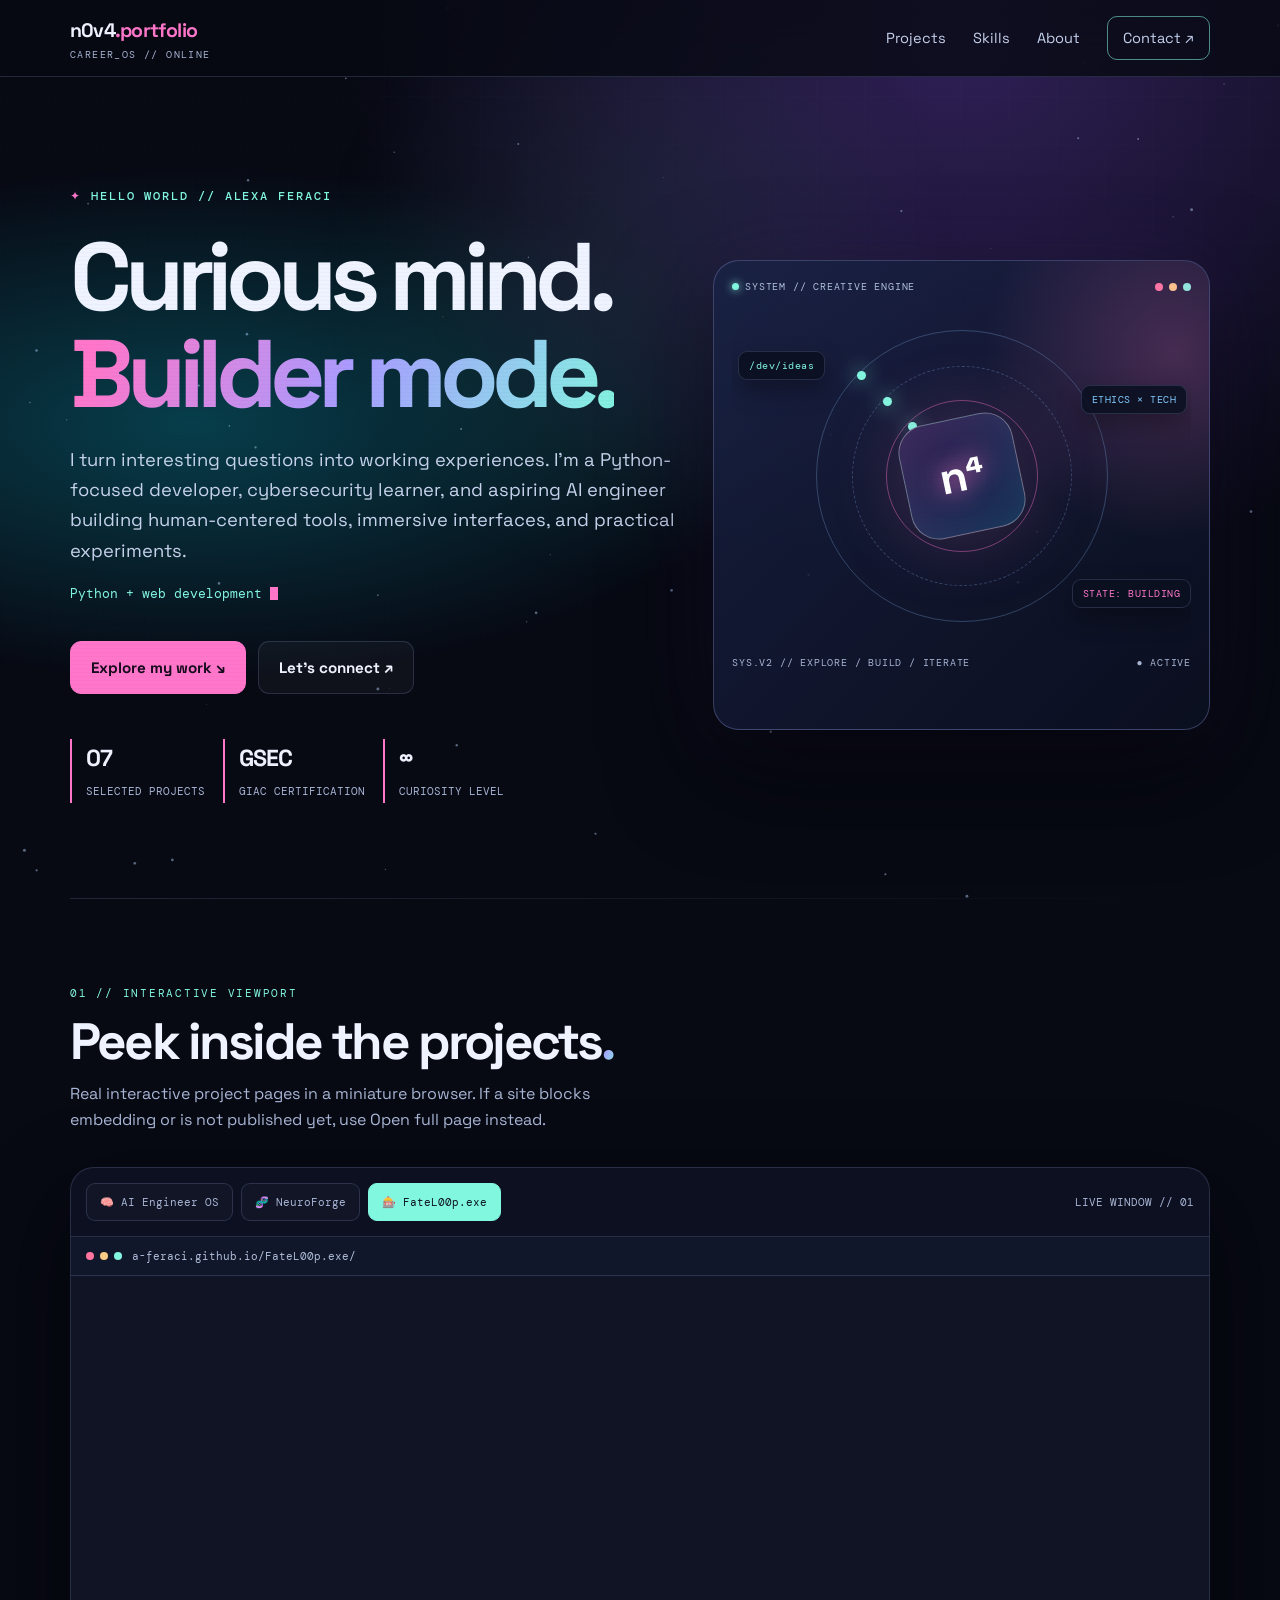
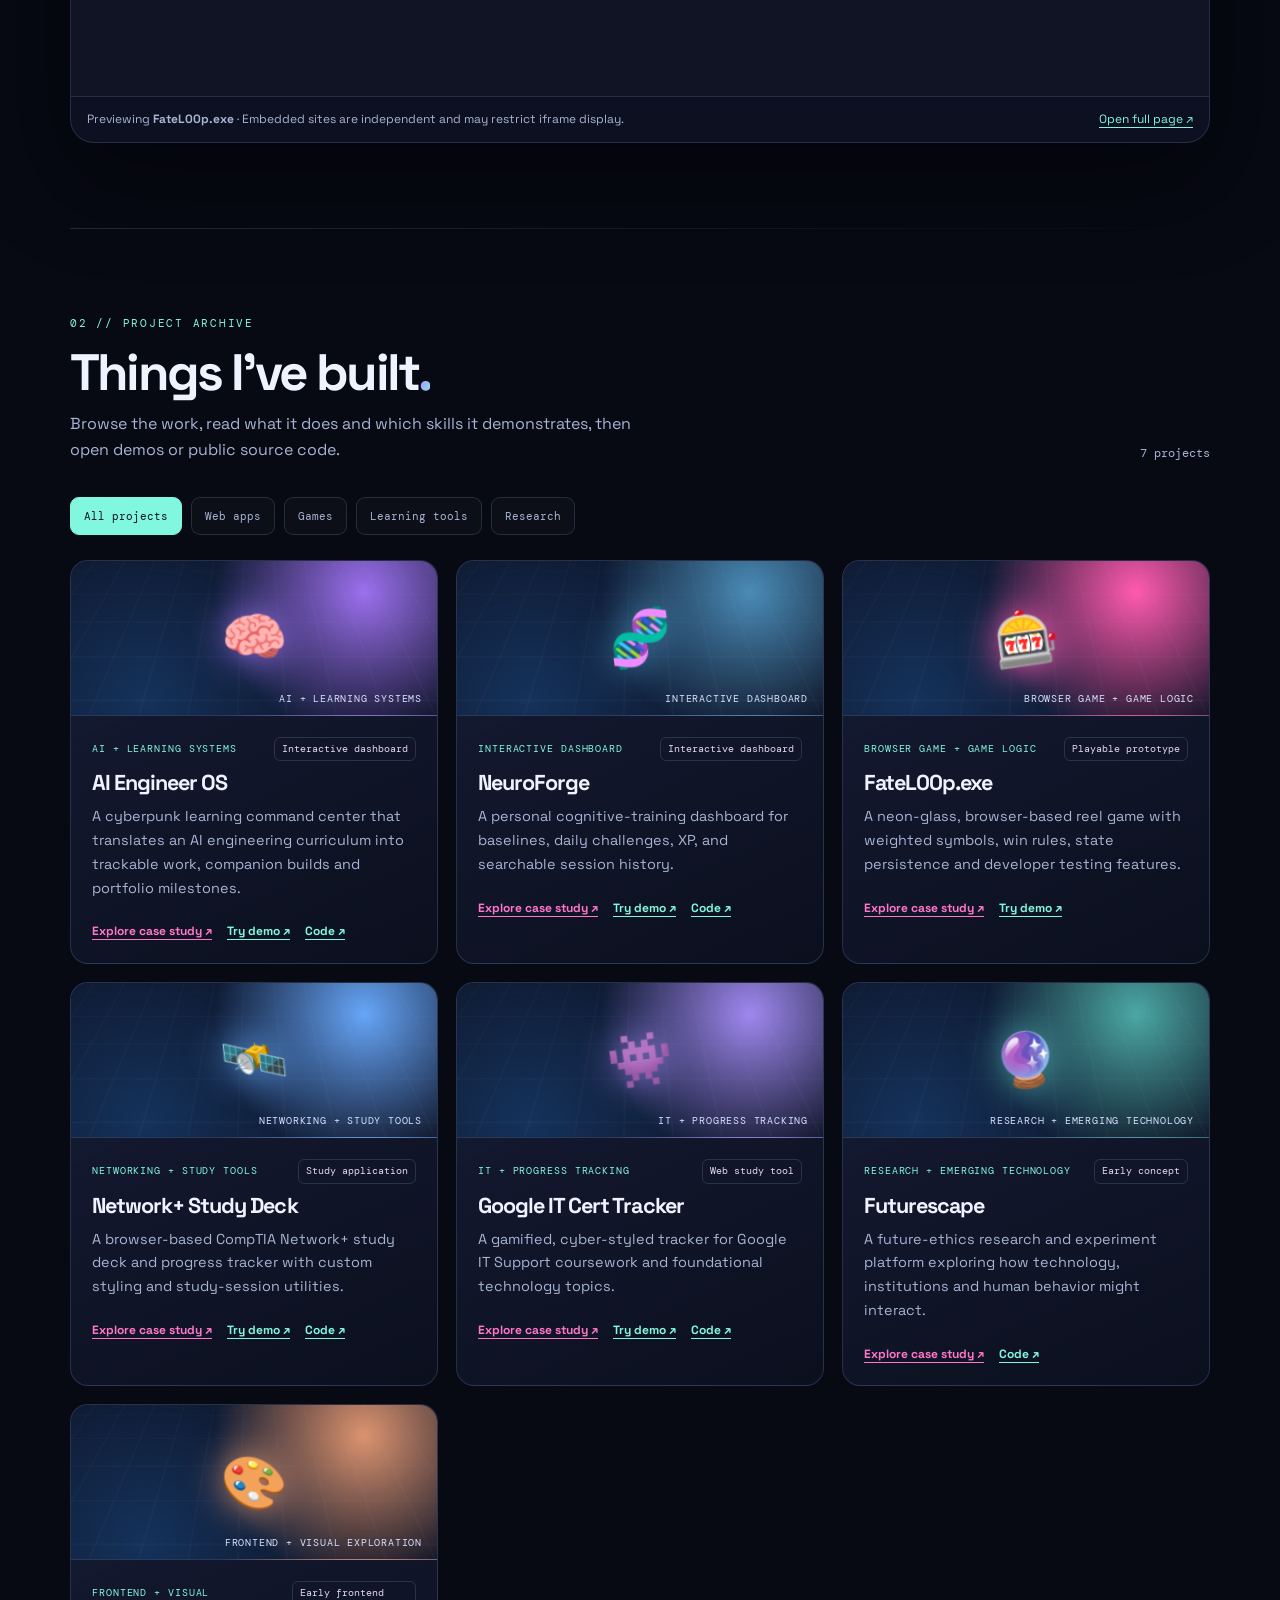
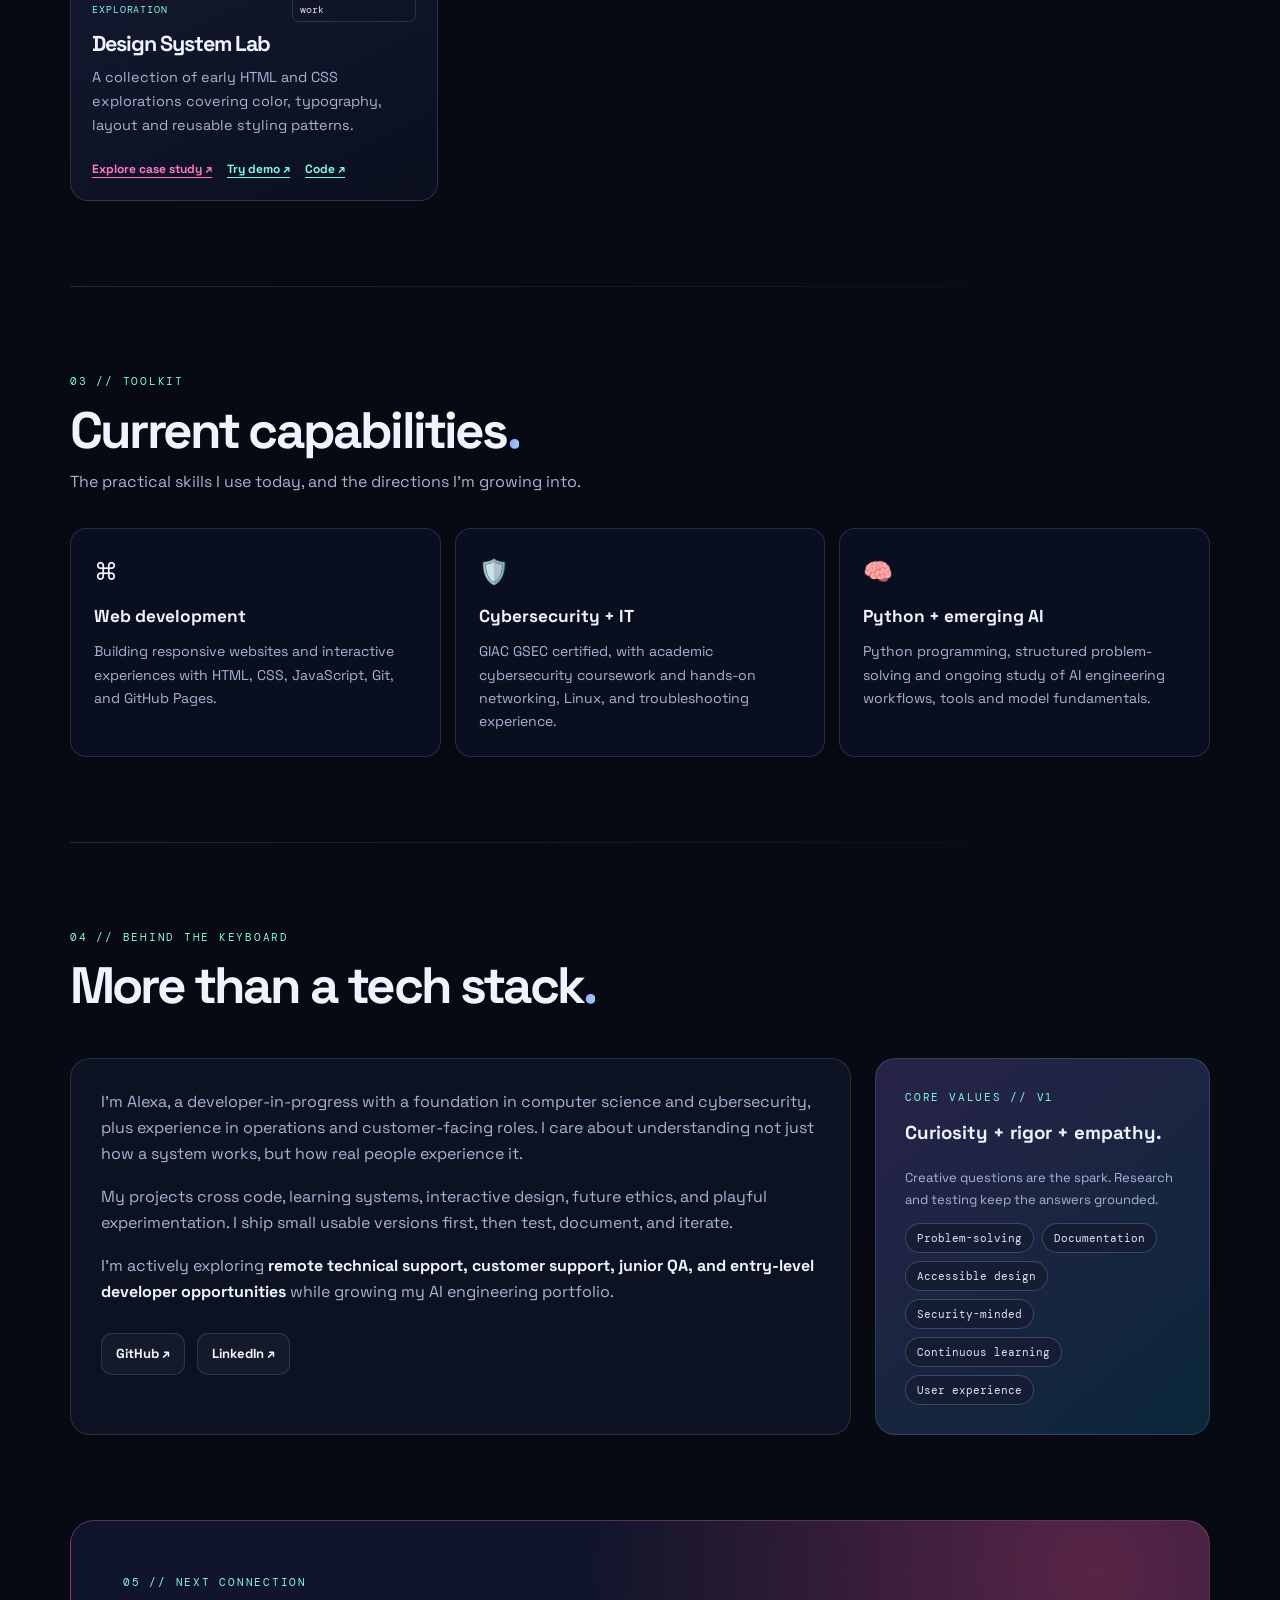
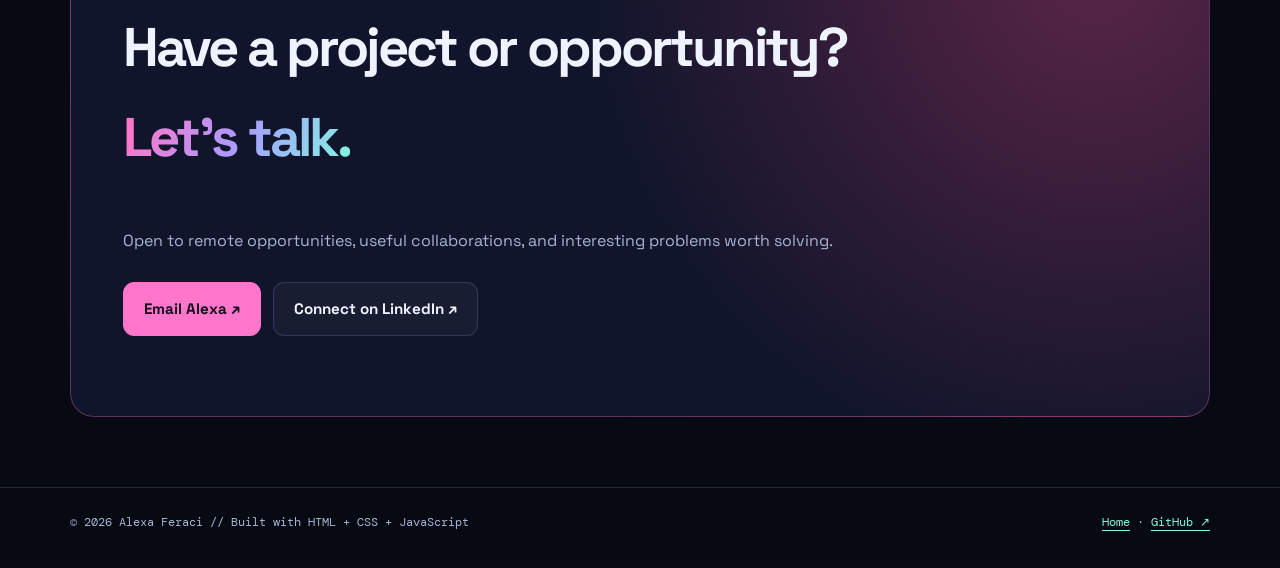
<file: index.html>
<!doctype html><html lang="en"><head><meta charset="utf-8"><meta name="viewport" content="width=device-width,initial-scale=1"><meta name="description" content="Alexa Feraci — aspiring AI developer, web builder and cybersecurity professional. Explore interactive projects, skills and live demos."><meta name="theme-color" content="#070913"><title>Alexa Feraci ✦ n0v4.portfolio</title><link rel="stylesheet" href="assets/style.css"></head><body><canvas id="starfield" aria-hidden="true"></canvas><div class="grid-glow" aria-hidden="true"></div><div class="spotlight" aria-hidden="true"></div><header class="site-header"><div class="shell header-inner"><a class="logo" href="index.html">n0v4<span>.portfolio</span><small>CAREER_OS // ONLINE</small></a><button class="menu-toggle" id="menuToggle" aria-controls="mainNav" aria-expanded="false">Menu ☰</button><nav class="nav" id="mainNav" aria-label="Primary navigation"><a href="index.html#work">Projects</a><a href="index.html#skills">Skills</a><a href="index.html#about">About</a><a class="nav-cta" href="mailto:Alexa.feraci@gmail.com">Contact ↗</a></nav></div><div class="scroll-bar" id="scrollBar"></div></header><main>
<section class="shell hero" id="top"><div class="reveal"><p class="eyebrow">Hello world // Alexa Feraci</p><h1>Curious mind.<br><span class="text-gradient">Builder mode.</span></h1><p class="hero-lead">I turn interesting questions into working experiences. I'm a Python-focused developer, cybersecurity learner, and aspiring AI engineer building human-centered tools, immersive interfaces, and practical experiments.</p><div class="type-line"><span id="roleCycle">Python + web development</span> <span class="cursor-blink" aria-hidden="true"></span></div><div class="actions"><a class="btn" href="#work">Explore my work ↘</a><a class="btn secondary" href="mailto:Alexa.feraci@gmail.com">Let's connect ↗</a></div><div class="micro-stats"><div class="micro-stat"><strong>07</strong><span>SELECTED PROJECTS</span></div><div class="micro-stat"><strong>GSEC</strong><span>GIAC CERTIFICATION</span></div><div class="micro-stat"><strong>∞</strong><span>CURIOSITY LEVEL</span></div></div></div><div class="interface reveal" aria-label="Animated illustration of a technology interface"><div class="window-bar"><span><span class="pulse"></span>SYSTEM // CREATIVE ENGINE</span><span class="window-dots"><i></i><i></i><i></i></span></div><div class="orbit"><div class="orbit-ring"></div><div class="orbit-ring"></div><div class="orbit-ring"></div><div class="core"><strong>n⁴</strong></div><span class="orbit-label a">/dev/ideas</span><span class="orbit-label b">STATE: BUILDING</span><span class="orbit-label c">ETHICS × TECH</span></div><div class="interface-foot"><span>SYS.V2 // EXPLORE / BUILD / ITERATE</span><span>● ACTIVE</span></div></div></section>
<div class="shell section-rule"></div><section class="shell section" id="live"><div class="section-heading reveal"><div><span class="section-id">01 // Interactive viewport</span><h2>Peek inside the projects<span class="text-gradient">.</span></h2><p>Real interactive project pages in a miniature browser. If a site blocks embedding or is not published yet, use Open full page instead.</p></div></div><div class="preview-shell reveal"><div class="preview-tools"><div class="preview-tabs" role="group" aria-label="Switch project preview"><button class="tab" type="button" data-preview-url="https://a-feraci.github.io/ai-engineer-os/" data-preview-name="AI Engineer OS" aria-pressed="false">🧠 AI Engineer OS</button><button class="tab" type="button" data-preview-url="https://a-feraci.github.io/neuroforge-dashboard/" data-preview-name="NeuroForge" aria-pressed="false">🧬 NeuroForge</button><button class="tab" type="button" data-preview-url="https://a-feraci.github.io/FateL00p.exe/" data-preview-name="FateL00p.exe" aria-pressed="true">🎰 FateL00p.exe</button></div><span class="mono" style="font-size:11px;color:var(--muted)">LIVE WINDOW // 01</span></div><div class="browser-chrome"><span class="window-dots" aria-hidden="true"><i></i><i></i><i></i></span><span id="previewUrl" class="browser-url">a-feraci.github.io/FateL00p.exe/</span></div><div class="browser-screen"><iframe id="liveFrame" title="Live project preview: FateL00p.exe" src="https://a-feraci.github.io/FateL00p.exe/" loading="lazy" referrerpolicy="no-referrer" allow="fullscreen"></iframe></div><div class="preview-note"><span>Previewing <strong id="previewName">FateL00p.exe</strong> · Embedded sites are independent and may restrict iframe display.</span><a id="previewOpen" href="https://a-feraci.github.io/FateL00p.exe/" target="_blank" rel="noopener noreferrer">Open full page ↗</a></div></div></section>
<div class="shell section-rule"></div><section class="shell section" id="work"><div class="section-heading reveal"><div><span class="section-id">02 // Project archive</span><h2>Things I've built<span class="text-gradient">.</span></h2><p>Browse the work, read what it does and which skills it demonstrates, then open demos or public source code.</p></div><span class="mono" id="projectCount" style="font-size:12px;color:var(--muted)">7 projects</span></div><div class="filters reveal" aria-label="Filter projects"><button class="filter" type="button" data-filter="all" aria-pressed="true">All projects</button><button class="filter" type="button" data-filter="apps" aria-pressed="false">Web apps</button><button class="filter" type="button" data-filter="games" aria-pressed="false">Games</button><button class="filter" type="button" data-filter="learning" aria-pressed="false">Learning tools</button><button class="filter" type="button" data-filter="research" aria-pressed="false">Research</button></div><div class="project-grid"><article class="project-card reveal" data-kind="apps learning"><div class="card-art" style="--accent:#9b70ed"><span class="glyph" aria-hidden="true">🧠</span><span class="card-art-label">AI + LEARNING SYSTEMS</span></div><div class="card-body"><div class="card-top"><span class="card-meta">AI + Learning Systems</span><span class="status-chip">Interactive dashboard</span></div><h3>AI Engineer OS</h3><p>A cyberpunk learning command center that translates an AI engineering curriculum into trackable work, companion builds and portfolio milestones.</p><div class="card-links"><a class="primary-link" href="projects/ai-engineer-os.html">Explore case study ↗</a><a href="https://a-feraci.github.io/ai-engineer-os/" target="_blank" rel="noopener noreferrer">Try demo ↗</a><a href="https://github.com/a-feraci/ai-engineer-os" target="_blank" rel="noopener noreferrer">Code ↗</a></div></div></article><article class="project-card reveal" data-kind="apps learning"><div class="card-art" style="--accent:#4a8bb6"><span class="glyph" aria-hidden="true">🧬</span><span class="card-art-label">INTERACTIVE DASHBOARD</span></div><div class="card-body"><div class="card-top"><span class="card-meta">Interactive Dashboard</span><span class="status-chip">Interactive dashboard</span></div><h3>NeuroForge</h3><p>A personal cognitive-training dashboard for baselines, daily challenges, XP, and searchable session history.</p><div class="card-links"><a class="primary-link" href="projects/neuroforge-dashboard.html">Explore case study ↗</a><a href="https://a-feraci.github.io/neuroforge-dashboard/" target="_blank" rel="noopener noreferrer">Try demo ↗</a><a href="https://github.com/a-feraci/neuroforge-dashboard" target="_blank" rel="noopener noreferrer">Code ↗</a></div></div></article><article class="project-card reveal" data-kind="games apps"><div class="card-art" style="--accent:#ff5aaf"><span class="glyph" aria-hidden="true">🎰</span><span class="card-art-label">BROWSER GAME + GAME LOGIC</span></div><div class="card-body"><div class="card-top"><span class="card-meta">Browser Game + Game Logic</span><span class="status-chip">Playable prototype</span></div><h3>FateL00p.exe</h3><p>A neon-glass, browser-based reel game with weighted symbols, win rules, state persistence and developer testing features.</p><div class="card-links"><a class="primary-link" href="projects/fateloop.html">Explore case study ↗</a><a href="https://a-feraci.github.io/FateL00p.exe/" target="_blank" rel="noopener noreferrer">Try demo ↗</a></div></div></article><article class="project-card reveal" data-kind="apps learning"><div class="card-art" style="--accent:#66a5f7"><span class="glyph" aria-hidden="true">🛰️</span><span class="card-art-label">NETWORKING + STUDY TOOLS</span></div><div class="card-body"><div class="card-top"><span class="card-meta">Networking + Study Tools</span><span class="status-chip">Study application</span></div><h3>Network+ Study Deck</h3><p>A browser-based CompTIA Network+ study deck and progress tracker with custom styling and study-session utilities.</p><div class="card-links"><a class="primary-link" href="projects/networkplus.html">Explore case study ↗</a><a href="https://a-feraci.github.io/networkplus/" target="_blank" rel="noopener noreferrer">Try demo ↗</a><a href="https://github.com/a-feraci/networkplus" target="_blank" rel="noopener noreferrer">Code ↗</a></div></div></article><article class="project-card reveal" data-kind="apps learning"><div class="card-art" style="--accent:#9e88ee"><span class="glyph" aria-hidden="true">👾</span><span class="card-art-label">IT + PROGRESS TRACKING</span></div><div class="card-body"><div class="card-top"><span class="card-meta">IT + Progress Tracking</span><span class="status-chip">Web study tool</span></div><h3>Google IT Cert Tracker</h3><p>A gamified, cyber-styled tracker for Google IT Support coursework and foundational technology topics.</p><div class="card-links"><a class="primary-link" href="projects/cert-tracker.html">Explore case study ↗</a><a href="https://a-feraci.github.io/cert-tracker/" target="_blank" rel="noopener noreferrer">Try demo ↗</a><a href="https://github.com/a-feraci/cert-tracker" target="_blank" rel="noopener noreferrer">Code ↗</a></div></div></article><article class="project-card reveal" data-kind="research learning"><div class="card-art" style="--accent:#4ba7a4"><span class="glyph" aria-hidden="true">🔮</span><span class="card-art-label">RESEARCH + EMERGING TECHNOLOGY</span></div><div class="card-body"><div class="card-top"><span class="card-meta">Research + Emerging Technology</span><span class="status-chip">Early concept</span></div><h3>Futurescape</h3><p>A future-ethics research and experiment platform exploring how technology, institutions and human behavior might interact.</p><div class="card-links"><a class="primary-link" href="projects/futurescape.html">Explore case study ↗</a><a href="https://github.com/a-feraci/futurescape" target="_blank" rel="noopener noreferrer">Code ↗</a></div></div></article><article class="project-card reveal" data-kind="apps learning"><div class="card-art" style="--accent:#db936f"><span class="glyph" aria-hidden="true">🎨</span><span class="card-art-label">FRONTEND + VISUAL EXPLORATION</span></div><div class="card-body"><div class="card-top"><span class="card-meta">Frontend + Visual Exploration</span><span class="status-chip">Early frontend work</span></div><h3>Design System Lab</h3><p>A collection of early HTML and CSS explorations covering color, typography, layout and reusable styling patterns.</p><div class="card-links"><a class="primary-link" href="projects/design-guide.html">Explore case study ↗</a><a href="https://a-feraci.github.io/" target="_blank" rel="noopener noreferrer">Try demo ↗</a><a href="https://github.com/a-feraci/a-feraci.github.io" target="_blank" rel="noopener noreferrer">Code ↗</a></div></div></article></div></section>
<div class="shell section-rule"></div><section class="shell section" id="skills"><div class="section-heading reveal"><div><span class="section-id">03 // Toolkit</span><h2>Current capabilities<span class="text-gradient">.</span></h2><p>The practical skills I use today, and the directions I'm growing into.</p></div></div><div class="skills-grid"><div class="skill-panel reveal"><span class="skill-icon">⌘</span><h3>Web development</h3><p>Building responsive websites and interactive experiences with HTML, CSS, JavaScript, Git, and GitHub Pages.</p></div><div class="skill-panel reveal"><span class="skill-icon">🛡️</span><h3>Cybersecurity + IT</h3><p>GIAC GSEC certified, with academic cybersecurity coursework and hands-on networking, Linux, and troubleshooting experience.</p></div><div class="skill-panel reveal"><span class="skill-icon">🧠</span><h3>Python + emerging AI</h3><p>Python programming, structured problem-solving and ongoing study of AI engineering workflows, tools and model fundamentals.</p></div></div></section>
<div class="shell section-rule"></div><section class="shell section" id="about"><div class="section-heading reveal"><div><span class="section-id">04 // Behind the keyboard</span><h2>More than a tech stack<span class="text-gradient">.</span></h2></div></div><div class="about-grid"><div class="about-copy reveal"><p>I'm Alexa, a developer-in-progress with a foundation in computer science and cybersecurity, plus experience in operations and customer-facing roles. I care about understanding not just how a system works, but how real people experience it.</p><p>My projects cross code, learning systems, interactive design, future ethics, and playful experimentation. I ship small usable versions first, then test, document, and iterate.</p><p>I'm actively exploring <strong style="color:var(--ink)">remote technical support, customer support, junior QA, and entry-level developer opportunities</strong> while growing my AI engineering portfolio.</p><div class="actions"><a class="btn secondary slim" href="https://github.com/a-feraci" target="_blank" rel="noopener noreferrer">GitHub ↗</a><a class="btn secondary slim" href="https://www.linkedin.com/in/alexa-feraci/" target="_blank" rel="noopener noreferrer">LinkedIn ↗</a></div></div><div class="about-panel reveal"><span class="section-id">CORE VALUES // V1</span><h3>Curiosity + rigor + empathy.</h3><p>Creative questions are the spark. Research and testing keep the answers grounded.</p><div class="pill-list"><span class="pill">Problem-solving</span><span class="pill">Documentation</span><span class="pill">Accessible design</span><span class="pill">Security-minded</span><span class="pill">Continuous learning</span><span class="pill">User experience</span></div></div></div></section>
<section class="shell contact-section reveal" id="contact"><span class="section-id">05 // Next connection</span><h2>Have a project or opportunity?<br><span class="text-gradient">Let's talk.</span></h2><p>Open to remote opportunities, useful collaborations, and interesting problems worth solving.</p><div class="actions"><a class="btn" href="mailto:Alexa.feraci@gmail.com?subject=Hello%20Alexa">Email Alexa ↗</a><a class="btn secondary" href="https://www.linkedin.com/in/alexa-feraci/" target="_blank" rel="noopener noreferrer">Connect on LinkedIn ↗</a></div></section></main><footer class="site-footer"><div class="shell footer-inner"><span>© 2026 Alexa Feraci // Built with HTML + CSS + JavaScript</span><span><a href="index.html">Home</a> · <a href="https://github.com/a-feraci" target="_blank" rel="noopener noreferrer">GitHub ↗</a></span></div></footer><script src="assets/main.js" defer></script></body></html>
</file>
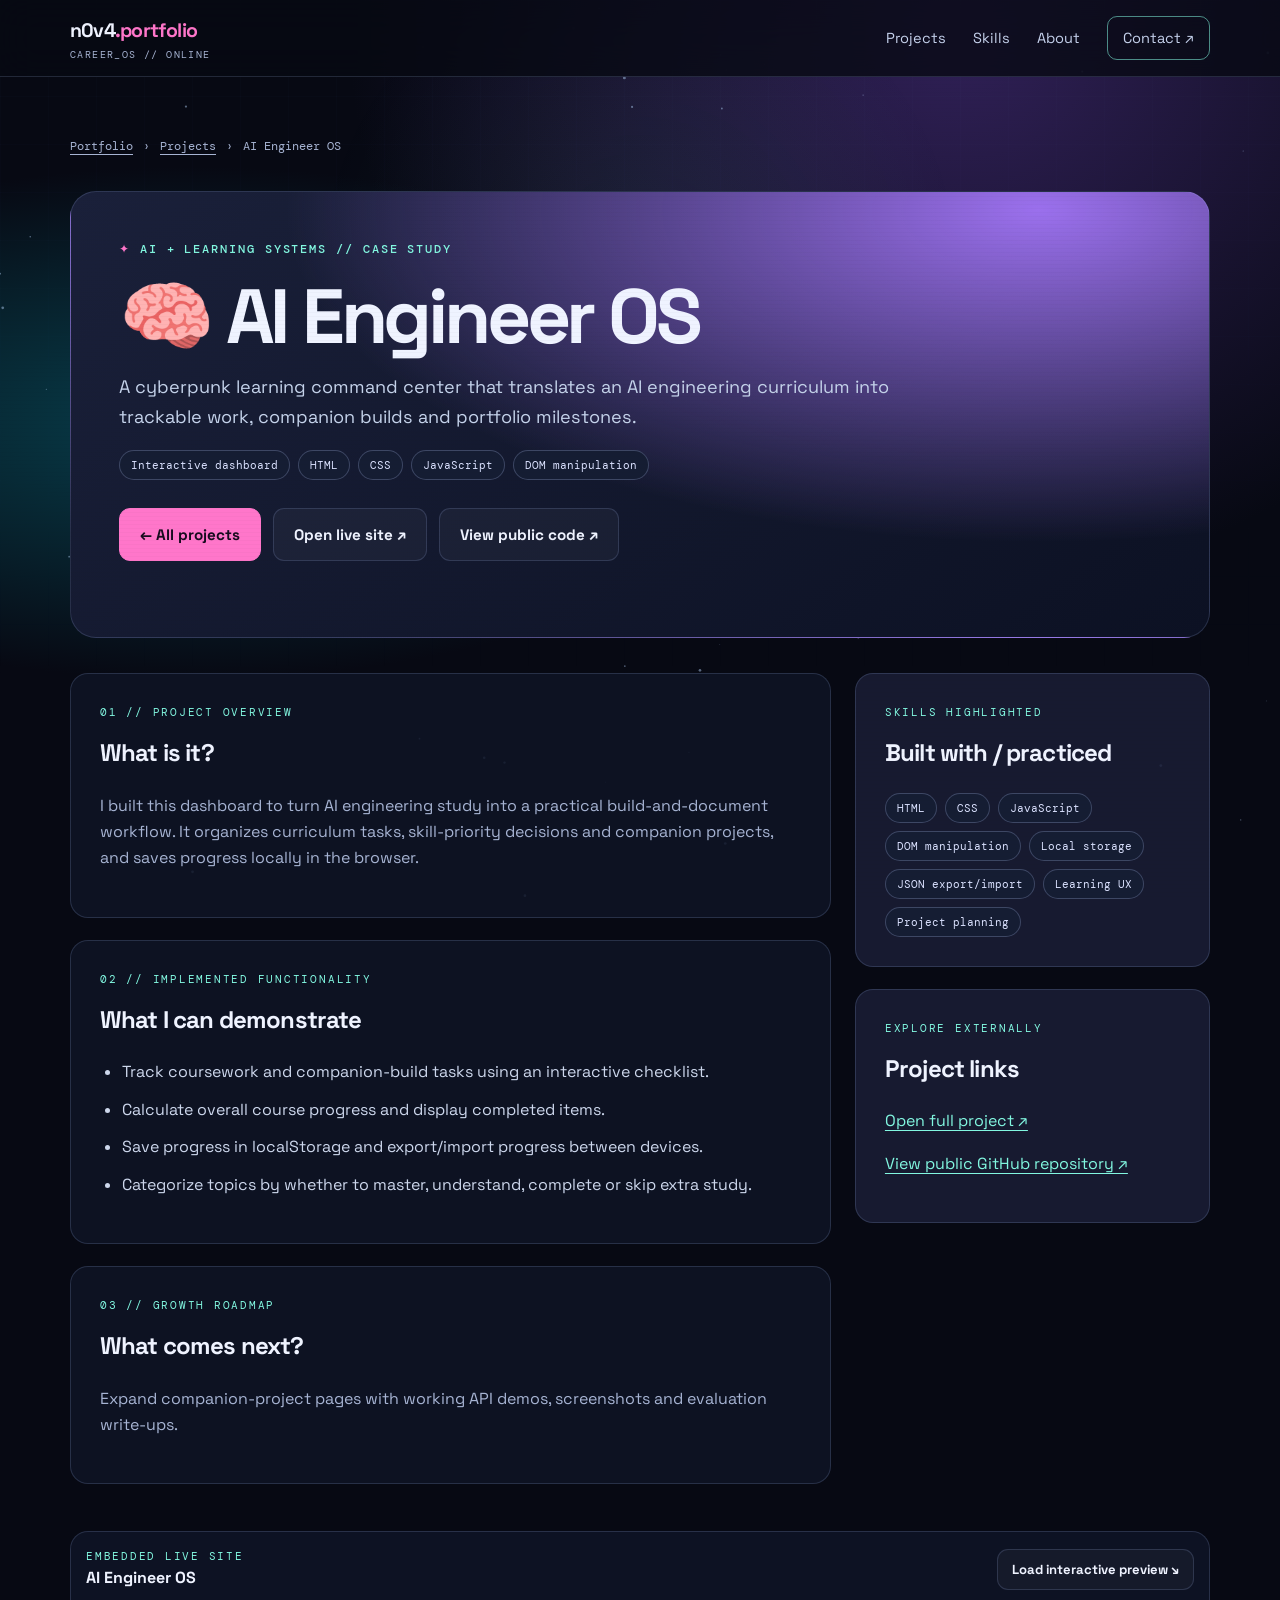
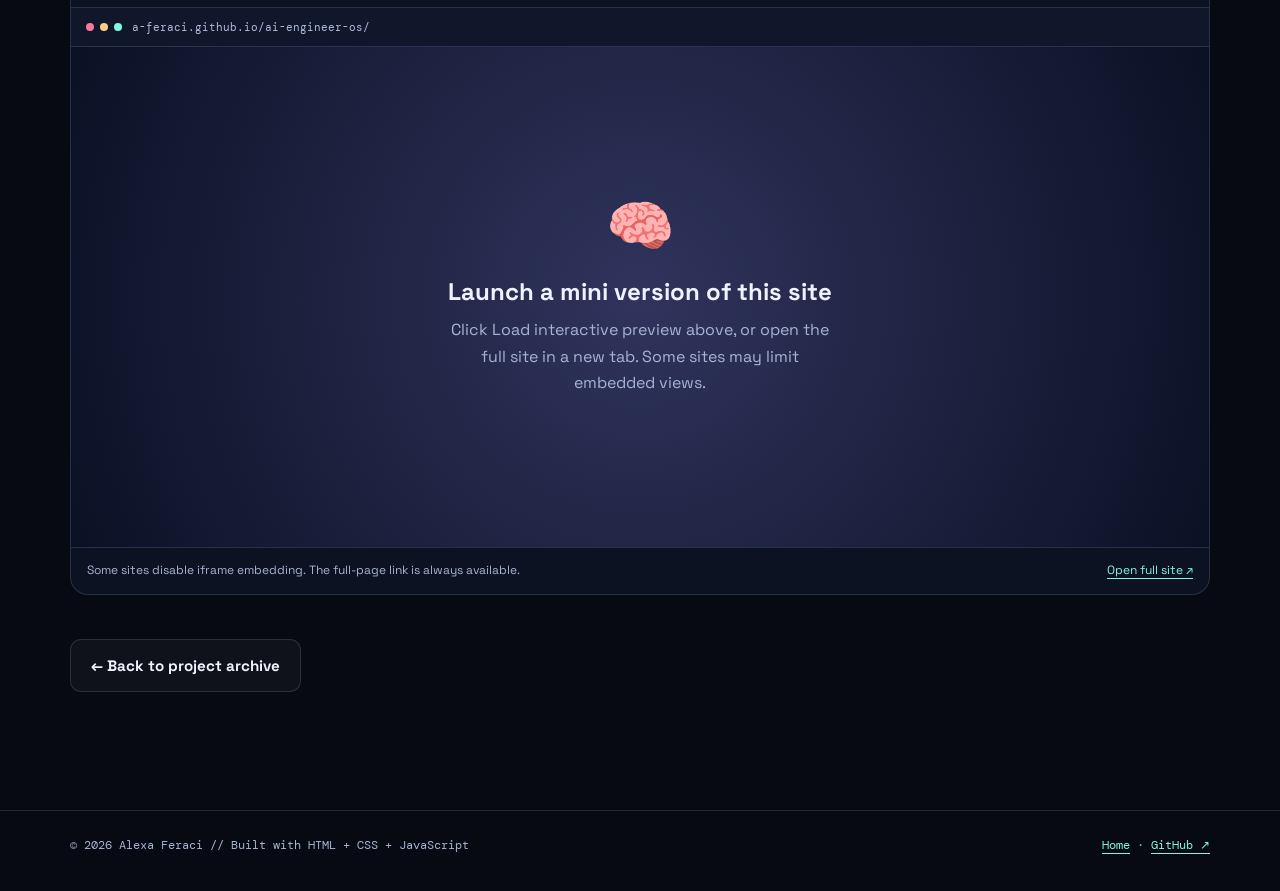
<file: projects/ai-engineer-os.html>
<!doctype html><html lang="en"><head><meta charset="utf-8"><meta name="viewport" content="width=device-width,initial-scale=1"><meta name="theme-color" content="#070913"><meta name="description" content="A cyberpunk learning command center that translates an AI engineering curriculum into trackable work, companion builds and portfolio milestones."><title>AI Engineer OS · Alexa Feraci Portfolio</title><link rel="stylesheet" href="../assets/style.css"></head><body><canvas id="starfield" aria-hidden="true"></canvas><div class="grid-glow" aria-hidden="true"></div><div class="spotlight" aria-hidden="true"></div><header class="site-header"><div class="shell header-inner"><a class="logo" href="../index.html">n0v4<span>.portfolio</span><small>CAREER_OS // ONLINE</small></a><button class="menu-toggle" id="menuToggle" aria-controls="mainNav" aria-expanded="false">Menu ☰</button><nav class="nav" id="mainNav" aria-label="Primary navigation"><a href="../index.html#work">Projects</a><a href="../index.html#skills">Skills</a><a href="../index.html#about">About</a><a class="nav-cta" href="mailto:Alexa.feraci@gmail.com">Contact ↗</a></nav></div><div class="scroll-bar" id="scrollBar"></div></header><main class="shell detail"><nav class="breadcrumb" aria-label="Breadcrumb"><a href="../index.html">Portfolio</a><span>›</span><a href="../index.html#work">Projects</a><span>›</span><span aria-current="page">AI Engineer OS</span></nav><section class="detail-hero reveal" style="--accent:#9b70ed"><div class="eyebrow">AI + Learning Systems // Case study</div><h1>🧠 AI Engineer OS</h1><p>A cyberpunk learning command center that translates an AI engineering curriculum into trackable work, companion builds and portfolio milestones.</p><div class="pill-list"><span class="pill">Interactive dashboard</span><span class="pill">HTML</span><span class="pill">CSS</span><span class="pill">JavaScript</span><span class="pill">DOM manipulation</span></div><div class="actions"><a class="btn" href="../index.html#work">← All projects</a><a class="btn secondary" href="https://a-feraci.github.io/ai-engineer-os/" target="_blank" rel="noopener noreferrer">Open live site ↗</a><a class="btn secondary" href="https://github.com/a-feraci/ai-engineer-os" target="_blank" rel="noopener noreferrer">View public code ↗</a></div></section><div class="detail-layout"><div><section class="detail-panel reveal"><span class="section-id">01 // Project overview</span><h2>What is it?</h2><p>I built this dashboard to turn AI engineering study into a practical build-and-document workflow. It organizes curriculum tasks, skill-priority decisions and companion projects, and saves progress locally in the browser.</p></section><section class="detail-panel reveal"><span class="section-id">02 // Implemented functionality</span><h2>What I can demonstrate</h2><ul><li>Track coursework and companion-build tasks using an interactive checklist.</li><li>Calculate overall course progress and display completed items.</li><li>Save progress in localStorage and export/import progress between devices.</li><li>Categorize topics by whether to master, understand, complete or skip extra study.</li></ul></section><section class="detail-panel reveal"><span class="section-id">03 // Growth roadmap</span><h2>What comes next?</h2><p>Expand companion-project pages with working API demos, screenshots and evaluation write-ups.</p></section></div><aside class="detail-sidebar"><div class="detail-panel reveal"><span class="section-id">Skills highlighted</span><h2>Built with / practiced</h2><div class="pill-list"><span class="pill">HTML</span><span class="pill">CSS</span><span class="pill">JavaScript</span><span class="pill">DOM manipulation</span><span class="pill">Local storage</span><span class="pill">JSON export/import</span><span class="pill">Learning UX</span><span class="pill">Project planning</span></div></div><div class="detail-panel reveal"><span class="section-id">Explore externally</span><h2>Project links</h2><p><a href="https://a-feraci.github.io/ai-engineer-os/" target="_blank" rel="noopener noreferrer">Open full project ↗</a></p><p><a href="https://github.com/a-feraci/ai-engineer-os" target="_blank" rel="noopener noreferrer">View public GitHub repository ↗</a></p></div></aside></div><section class="detail-showcase reveal"><div class="preview-tools"><div><span class="section-id" style="margin:0">Embedded live site</span><strong>AI Engineer OS</strong></div><button class="btn slim secondary" id="detailLoad" type="button" data-url="https://a-feraci.github.io/ai-engineer-os/">Load interactive preview ↘</button></div><div class="browser-chrome"><span class="window-dots" aria-hidden="true"><i></i><i></i><i></i></span><span class="browser-url">a-feraci.github.io/ai-engineer-os/</span></div><div class="browser-screen"><div id="detailPlaceholder" class="showcase-placeholder"><div><span style="font-size:55px">🧠</span><h3>Launch a mini version of this site</h3><p>Click Load interactive preview above, or open the full site in a new tab. Some sites may limit embedded views.</p></div></div><iframe hidden id="detailFrame" title="Interactive preview of AI Engineer OS" loading="lazy" referrerpolicy="no-referrer"></iframe></div><div class="preview-note"><span>Some sites disable iframe embedding. The full-page link is always available.</span><a href="https://a-feraci.github.io/ai-engineer-os/" target="_blank" rel="noopener noreferrer">Open full site ↗</a></div></section><div class="actions" style="margin-top:44px"><a class="btn secondary" href="../index.html#work">← Back to project archive</a></div></main><footer class="site-footer"><div class="shell footer-inner"><span>© 2026 Alexa Feraci // Built with HTML + CSS + JavaScript</span><span><a href="../index.html">Home</a> · <a href="https://github.com/a-feraci" target="_blank" rel="noopener noreferrer">GitHub ↗</a></span></div></footer><script src="../assets/main.js" defer></script></body></html>
</file>
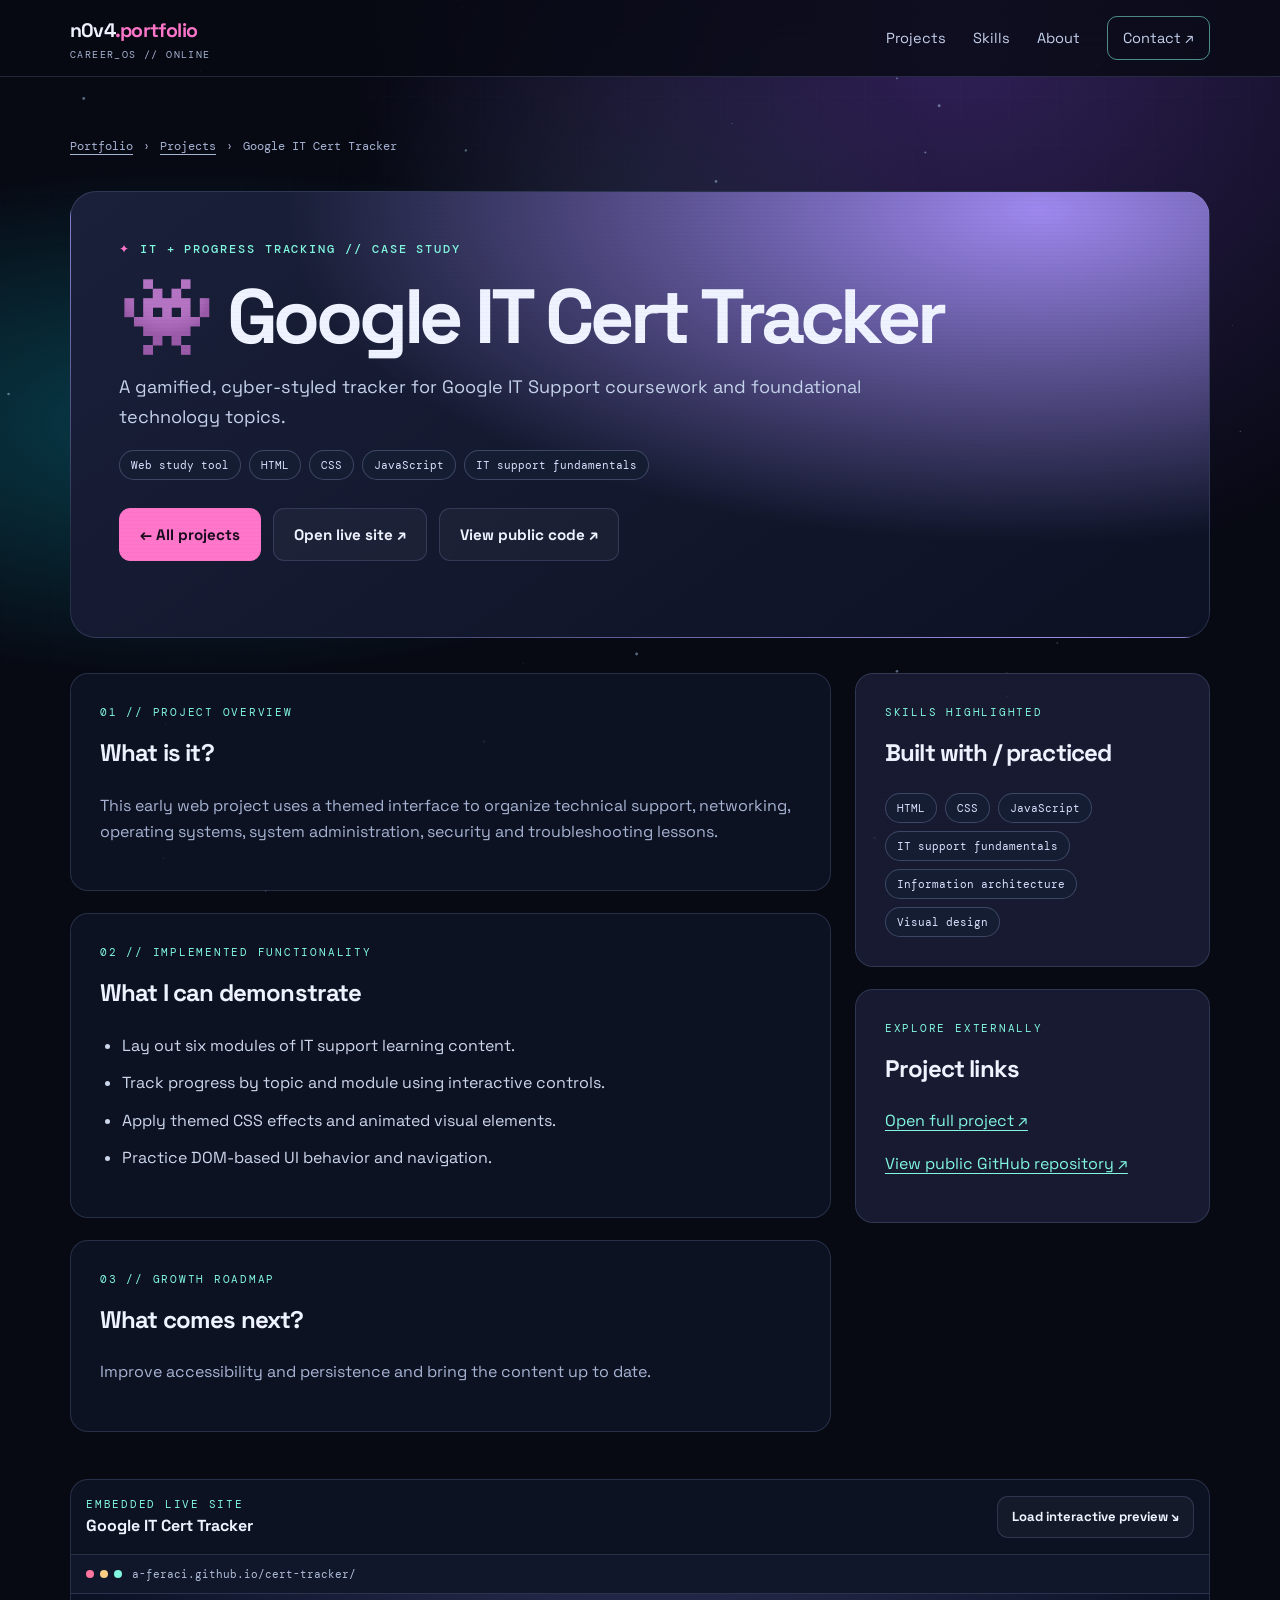
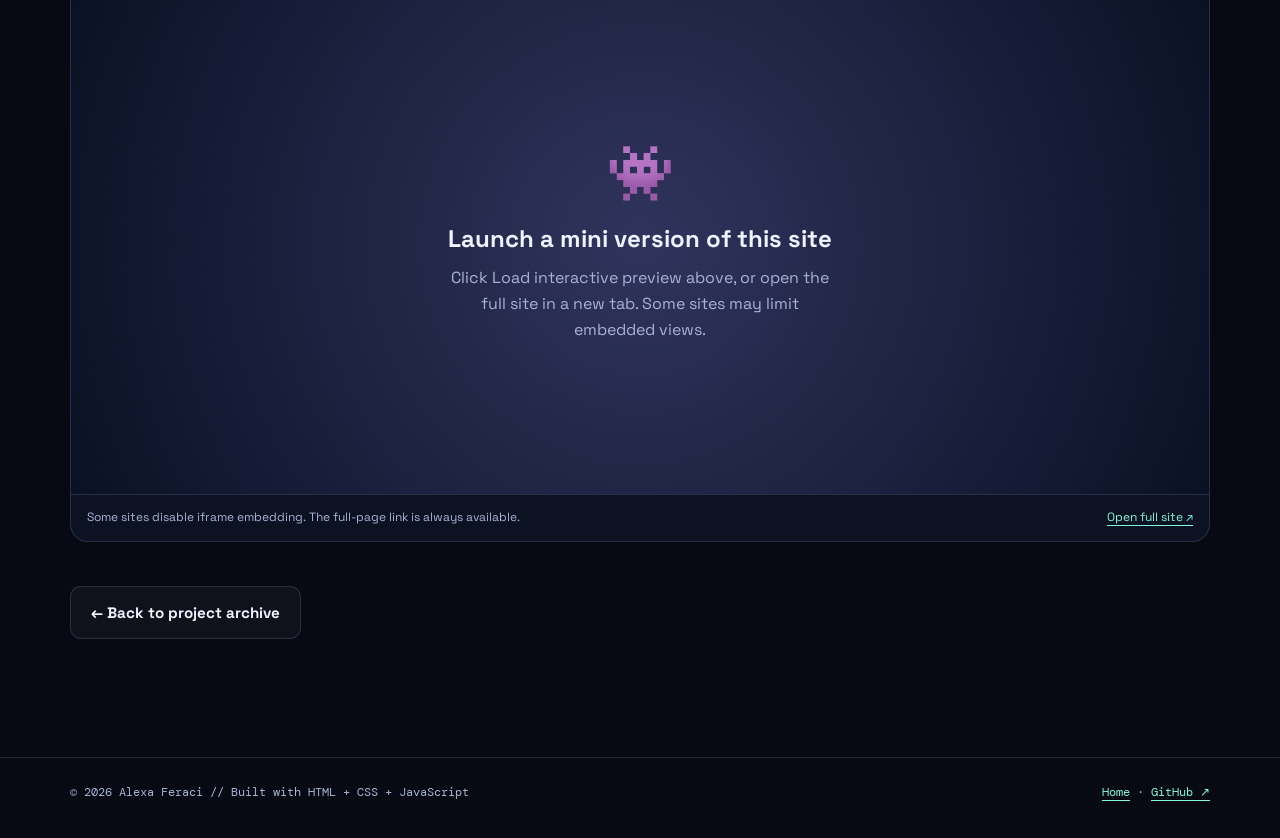
<file: projects/cert-tracker.html>
<!doctype html><html lang="en"><head><meta charset="utf-8"><meta name="viewport" content="width=device-width,initial-scale=1"><meta name="theme-color" content="#070913"><meta name="description" content="A gamified, cyber-styled tracker for Google IT Support coursework and foundational technology topics."><title>Google IT Cert Tracker · Alexa Feraci Portfolio</title><link rel="stylesheet" href="../assets/style.css"></head><body><canvas id="starfield" aria-hidden="true"></canvas><div class="grid-glow" aria-hidden="true"></div><div class="spotlight" aria-hidden="true"></div><header class="site-header"><div class="shell header-inner"><a class="logo" href="../index.html">n0v4<span>.portfolio</span><small>CAREER_OS // ONLINE</small></a><button class="menu-toggle" id="menuToggle" aria-controls="mainNav" aria-expanded="false">Menu ☰</button><nav class="nav" id="mainNav" aria-label="Primary navigation"><a href="../index.html#work">Projects</a><a href="../index.html#skills">Skills</a><a href="../index.html#about">About</a><a class="nav-cta" href="mailto:Alexa.feraci@gmail.com">Contact ↗</a></nav></div><div class="scroll-bar" id="scrollBar"></div></header><main class="shell detail"><nav class="breadcrumb" aria-label="Breadcrumb"><a href="../index.html">Portfolio</a><span>›</span><a href="../index.html#work">Projects</a><span>›</span><span aria-current="page">Google IT Cert Tracker</span></nav><section class="detail-hero reveal" style="--accent:#9e88ee"><div class="eyebrow">IT + Progress Tracking // Case study</div><h1>👾 Google IT Cert Tracker</h1><p>A gamified, cyber-styled tracker for Google IT Support coursework and foundational technology topics.</p><div class="pill-list"><span class="pill">Web study tool</span><span class="pill">HTML</span><span class="pill">CSS</span><span class="pill">JavaScript</span><span class="pill">IT support fundamentals</span></div><div class="actions"><a class="btn" href="../index.html#work">← All projects</a><a class="btn secondary" href="https://a-feraci.github.io/cert-tracker/" target="_blank" rel="noopener noreferrer">Open live site ↗</a><a class="btn secondary" href="https://github.com/a-feraci/cert-tracker" target="_blank" rel="noopener noreferrer">View public code ↗</a></div></section><div class="detail-layout"><div><section class="detail-panel reveal"><span class="section-id">01 // Project overview</span><h2>What is it?</h2><p>This early web project uses a themed interface to organize technical support, networking, operating systems, system administration, security and troubleshooting lessons.</p></section><section class="detail-panel reveal"><span class="section-id">02 // Implemented functionality</span><h2>What I can demonstrate</h2><ul><li>Lay out six modules of IT support learning content.</li><li>Track progress by topic and module using interactive controls.</li><li>Apply themed CSS effects and animated visual elements.</li><li>Practice DOM-based UI behavior and navigation.</li></ul></section><section class="detail-panel reveal"><span class="section-id">03 // Growth roadmap</span><h2>What comes next?</h2><p>Improve accessibility and persistence and bring the content up to date.</p></section></div><aside class="detail-sidebar"><div class="detail-panel reveal"><span class="section-id">Skills highlighted</span><h2>Built with / practiced</h2><div class="pill-list"><span class="pill">HTML</span><span class="pill">CSS</span><span class="pill">JavaScript</span><span class="pill">IT support fundamentals</span><span class="pill">Information architecture</span><span class="pill">Visual design</span></div></div><div class="detail-panel reveal"><span class="section-id">Explore externally</span><h2>Project links</h2><p><a href="https://a-feraci.github.io/cert-tracker/" target="_blank" rel="noopener noreferrer">Open full project ↗</a></p><p><a href="https://github.com/a-feraci/cert-tracker" target="_blank" rel="noopener noreferrer">View public GitHub repository ↗</a></p></div></aside></div><section class="detail-showcase reveal"><div class="preview-tools"><div><span class="section-id" style="margin:0">Embedded live site</span><strong>Google IT Cert Tracker</strong></div><button class="btn slim secondary" id="detailLoad" type="button" data-url="https://a-feraci.github.io/cert-tracker/">Load interactive preview ↘</button></div><div class="browser-chrome"><span class="window-dots" aria-hidden="true"><i></i><i></i><i></i></span><span class="browser-url">a-feraci.github.io/cert-tracker/</span></div><div class="browser-screen"><div id="detailPlaceholder" class="showcase-placeholder"><div><span style="font-size:55px">👾</span><h3>Launch a mini version of this site</h3><p>Click Load interactive preview above, or open the full site in a new tab. Some sites may limit embedded views.</p></div></div><iframe hidden id="detailFrame" title="Interactive preview of Google IT Cert Tracker" loading="lazy" referrerpolicy="no-referrer"></iframe></div><div class="preview-note"><span>Some sites disable iframe embedding. The full-page link is always available.</span><a href="https://a-feraci.github.io/cert-tracker/" target="_blank" rel="noopener noreferrer">Open full site ↗</a></div></section><div class="actions" style="margin-top:44px"><a class="btn secondary" href="../index.html#work">← Back to project archive</a></div></main><footer class="site-footer"><div class="shell footer-inner"><span>© 2026 Alexa Feraci // Built with HTML + CSS + JavaScript</span><span><a href="../index.html">Home</a> · <a href="https://github.com/a-feraci" target="_blank" rel="noopener noreferrer">GitHub ↗</a></span></div></footer><script src="../assets/main.js" defer></script></body></html>
</file>
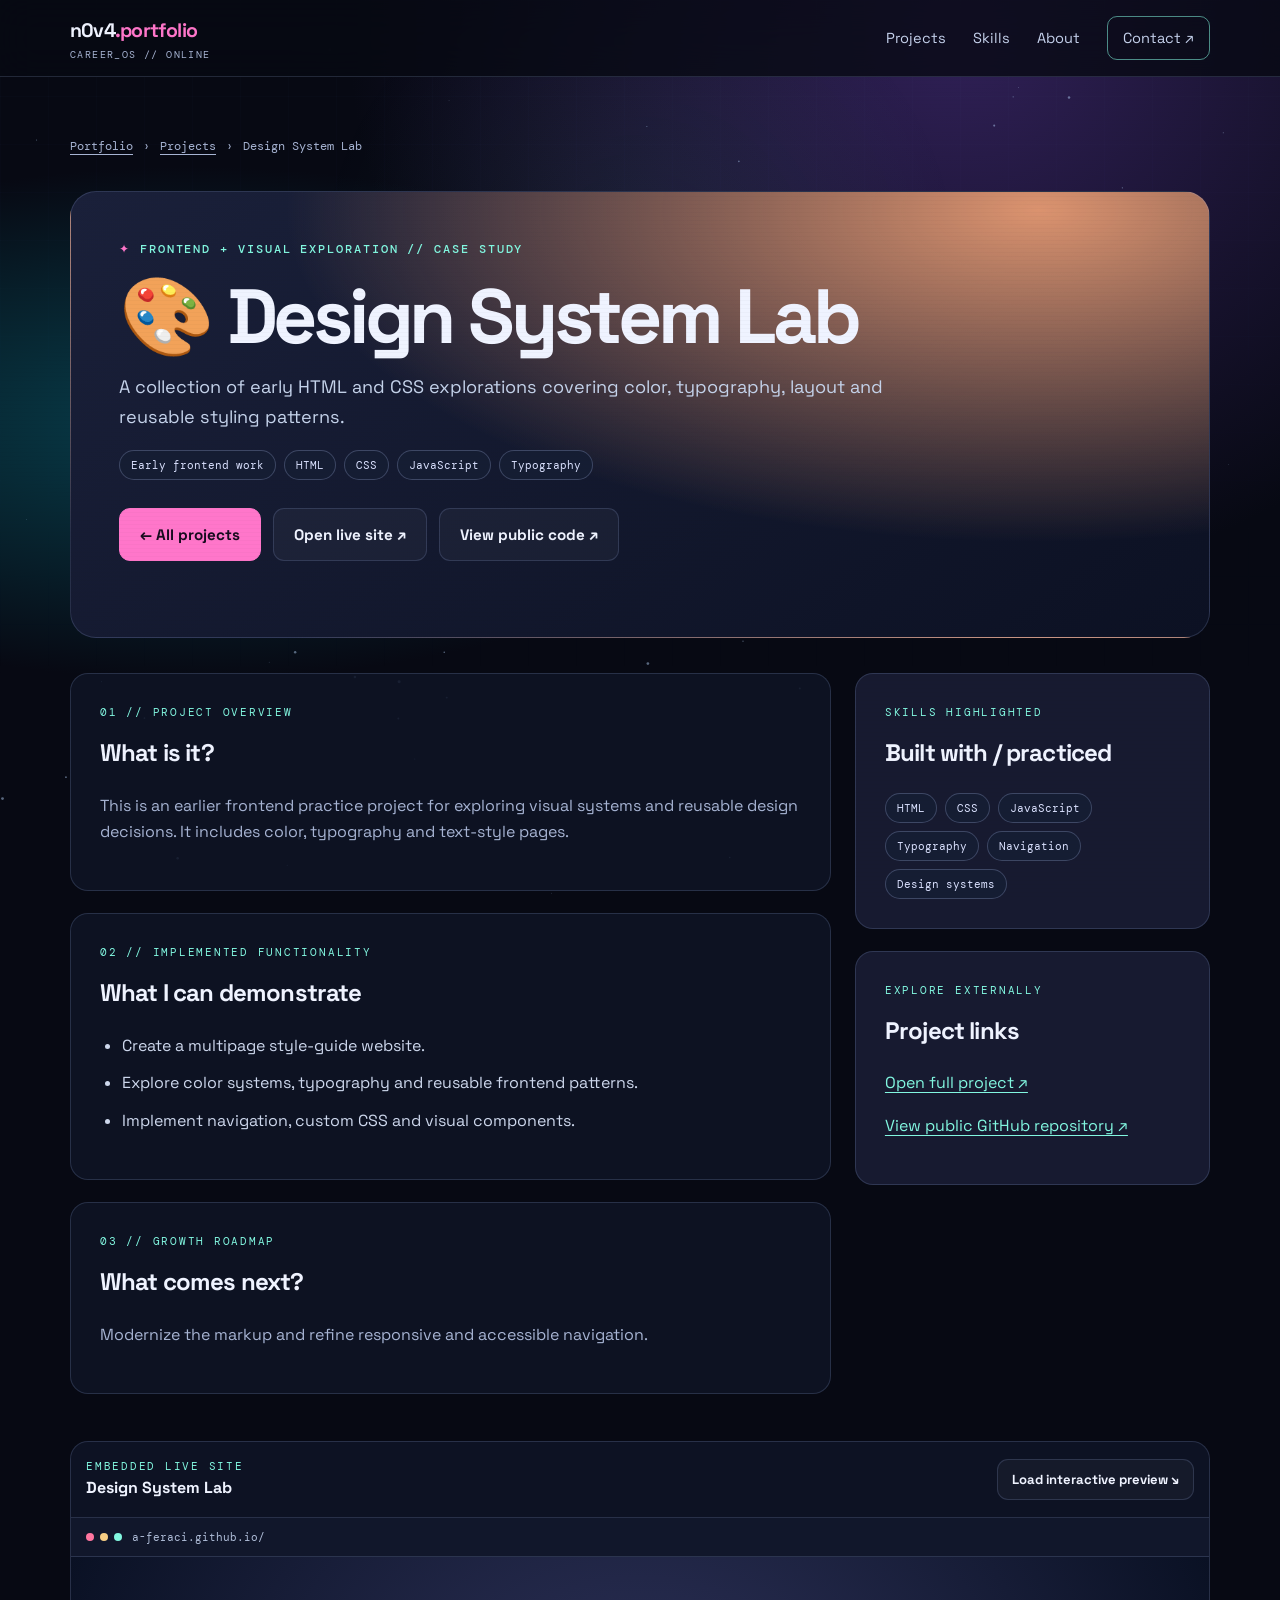
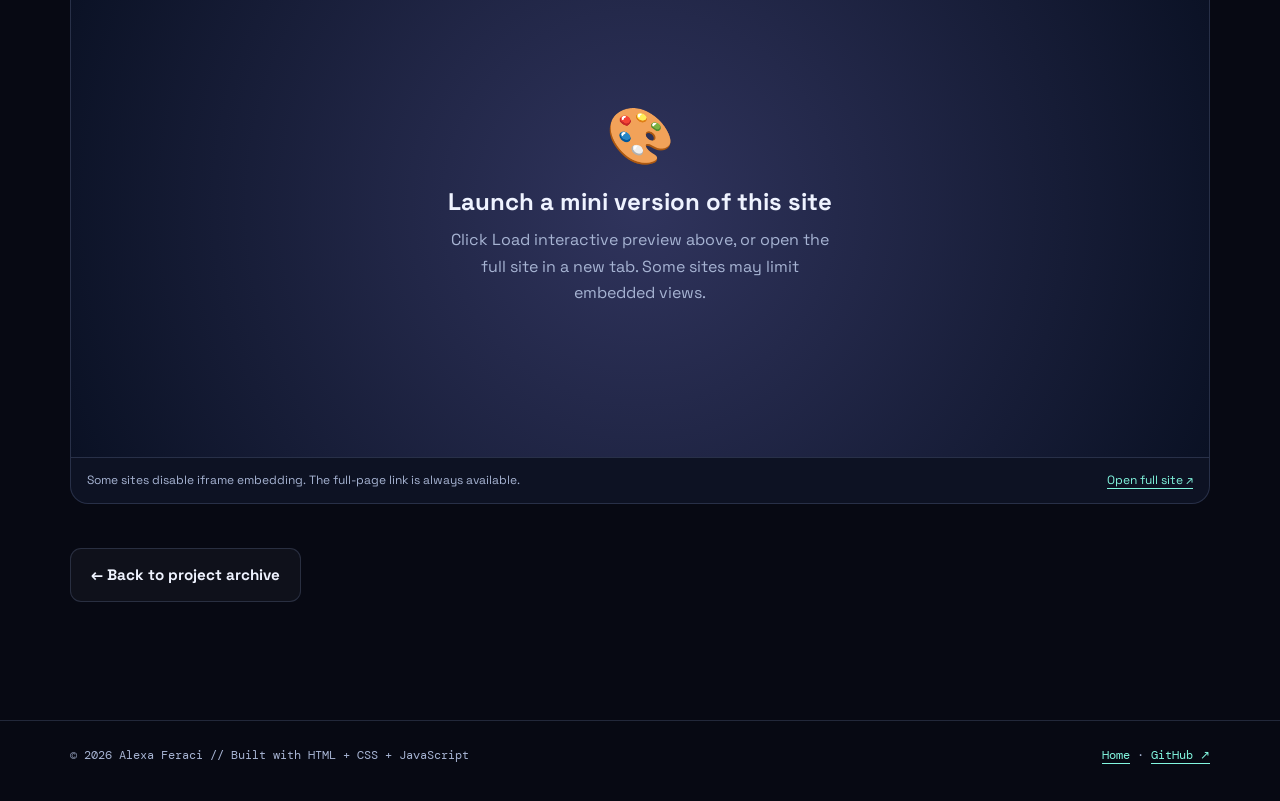
<file: projects/design-guide.html>
<!doctype html><html lang="en"><head><meta charset="utf-8"><meta name="viewport" content="width=device-width,initial-scale=1"><meta name="theme-color" content="#070913"><meta name="description" content="A collection of early HTML and CSS explorations covering color, typography, layout and reusable styling patterns."><title>Design System Lab · Alexa Feraci Portfolio</title><link rel="stylesheet" href="../assets/style.css"></head><body><canvas id="starfield" aria-hidden="true"></canvas><div class="grid-glow" aria-hidden="true"></div><div class="spotlight" aria-hidden="true"></div><header class="site-header"><div class="shell header-inner"><a class="logo" href="../index.html">n0v4<span>.portfolio</span><small>CAREER_OS // ONLINE</small></a><button class="menu-toggle" id="menuToggle" aria-controls="mainNav" aria-expanded="false">Menu ☰</button><nav class="nav" id="mainNav" aria-label="Primary navigation"><a href="../index.html#work">Projects</a><a href="../index.html#skills">Skills</a><a href="../index.html#about">About</a><a class="nav-cta" href="mailto:Alexa.feraci@gmail.com">Contact ↗</a></nav></div><div class="scroll-bar" id="scrollBar"></div></header><main class="shell detail"><nav class="breadcrumb" aria-label="Breadcrumb"><a href="../index.html">Portfolio</a><span>›</span><a href="../index.html#work">Projects</a><span>›</span><span aria-current="page">Design System Lab</span></nav><section class="detail-hero reveal" style="--accent:#db936f"><div class="eyebrow">Frontend + Visual Exploration // Case study</div><h1>🎨 Design System Lab</h1><p>A collection of early HTML and CSS explorations covering color, typography, layout and reusable styling patterns.</p><div class="pill-list"><span class="pill">Early frontend work</span><span class="pill">HTML</span><span class="pill">CSS</span><span class="pill">JavaScript</span><span class="pill">Typography</span></div><div class="actions"><a class="btn" href="../index.html#work">← All projects</a><a class="btn secondary" href="https://a-feraci.github.io/" target="_blank" rel="noopener noreferrer">Open live site ↗</a><a class="btn secondary" href="https://github.com/a-feraci/a-feraci.github.io" target="_blank" rel="noopener noreferrer">View public code ↗</a></div></section><div class="detail-layout"><div><section class="detail-panel reveal"><span class="section-id">01 // Project overview</span><h2>What is it?</h2><p>This is an earlier frontend practice project for exploring visual systems and reusable design decisions. It includes color, typography and text-style pages.</p></section><section class="detail-panel reveal"><span class="section-id">02 // Implemented functionality</span><h2>What I can demonstrate</h2><ul><li>Create a multipage style-guide website.</li><li>Explore color systems, typography and reusable frontend patterns.</li><li>Implement navigation, custom CSS and visual components.</li></ul></section><section class="detail-panel reveal"><span class="section-id">03 // Growth roadmap</span><h2>What comes next?</h2><p>Modernize the markup and refine responsive and accessible navigation.</p></section></div><aside class="detail-sidebar"><div class="detail-panel reveal"><span class="section-id">Skills highlighted</span><h2>Built with / practiced</h2><div class="pill-list"><span class="pill">HTML</span><span class="pill">CSS</span><span class="pill">JavaScript</span><span class="pill">Typography</span><span class="pill">Navigation</span><span class="pill">Design systems</span></div></div><div class="detail-panel reveal"><span class="section-id">Explore externally</span><h2>Project links</h2><p><a href="https://a-feraci.github.io/" target="_blank" rel="noopener noreferrer">Open full project ↗</a></p><p><a href="https://github.com/a-feraci/a-feraci.github.io" target="_blank" rel="noopener noreferrer">View public GitHub repository ↗</a></p></div></aside></div><section class="detail-showcase reveal"><div class="preview-tools"><div><span class="section-id" style="margin:0">Embedded live site</span><strong>Design System Lab</strong></div><button class="btn slim secondary" id="detailLoad" type="button" data-url="https://a-feraci.github.io/">Load interactive preview ↘</button></div><div class="browser-chrome"><span class="window-dots" aria-hidden="true"><i></i><i></i><i></i></span><span class="browser-url">a-feraci.github.io/</span></div><div class="browser-screen"><div id="detailPlaceholder" class="showcase-placeholder"><div><span style="font-size:55px">🎨</span><h3>Launch a mini version of this site</h3><p>Click Load interactive preview above, or open the full site in a new tab. Some sites may limit embedded views.</p></div></div><iframe hidden id="detailFrame" title="Interactive preview of Design System Lab" loading="lazy" referrerpolicy="no-referrer"></iframe></div><div class="preview-note"><span>Some sites disable iframe embedding. The full-page link is always available.</span><a href="https://a-feraci.github.io/" target="_blank" rel="noopener noreferrer">Open full site ↗</a></div></section><div class="actions" style="margin-top:44px"><a class="btn secondary" href="../index.html#work">← Back to project archive</a></div></main><footer class="site-footer"><div class="shell footer-inner"><span>© 2026 Alexa Feraci // Built with HTML + CSS + JavaScript</span><span><a href="../index.html">Home</a> · <a href="https://github.com/a-feraci" target="_blank" rel="noopener noreferrer">GitHub ↗</a></span></div></footer><script src="../assets/main.js" defer></script></body></html>
</file>
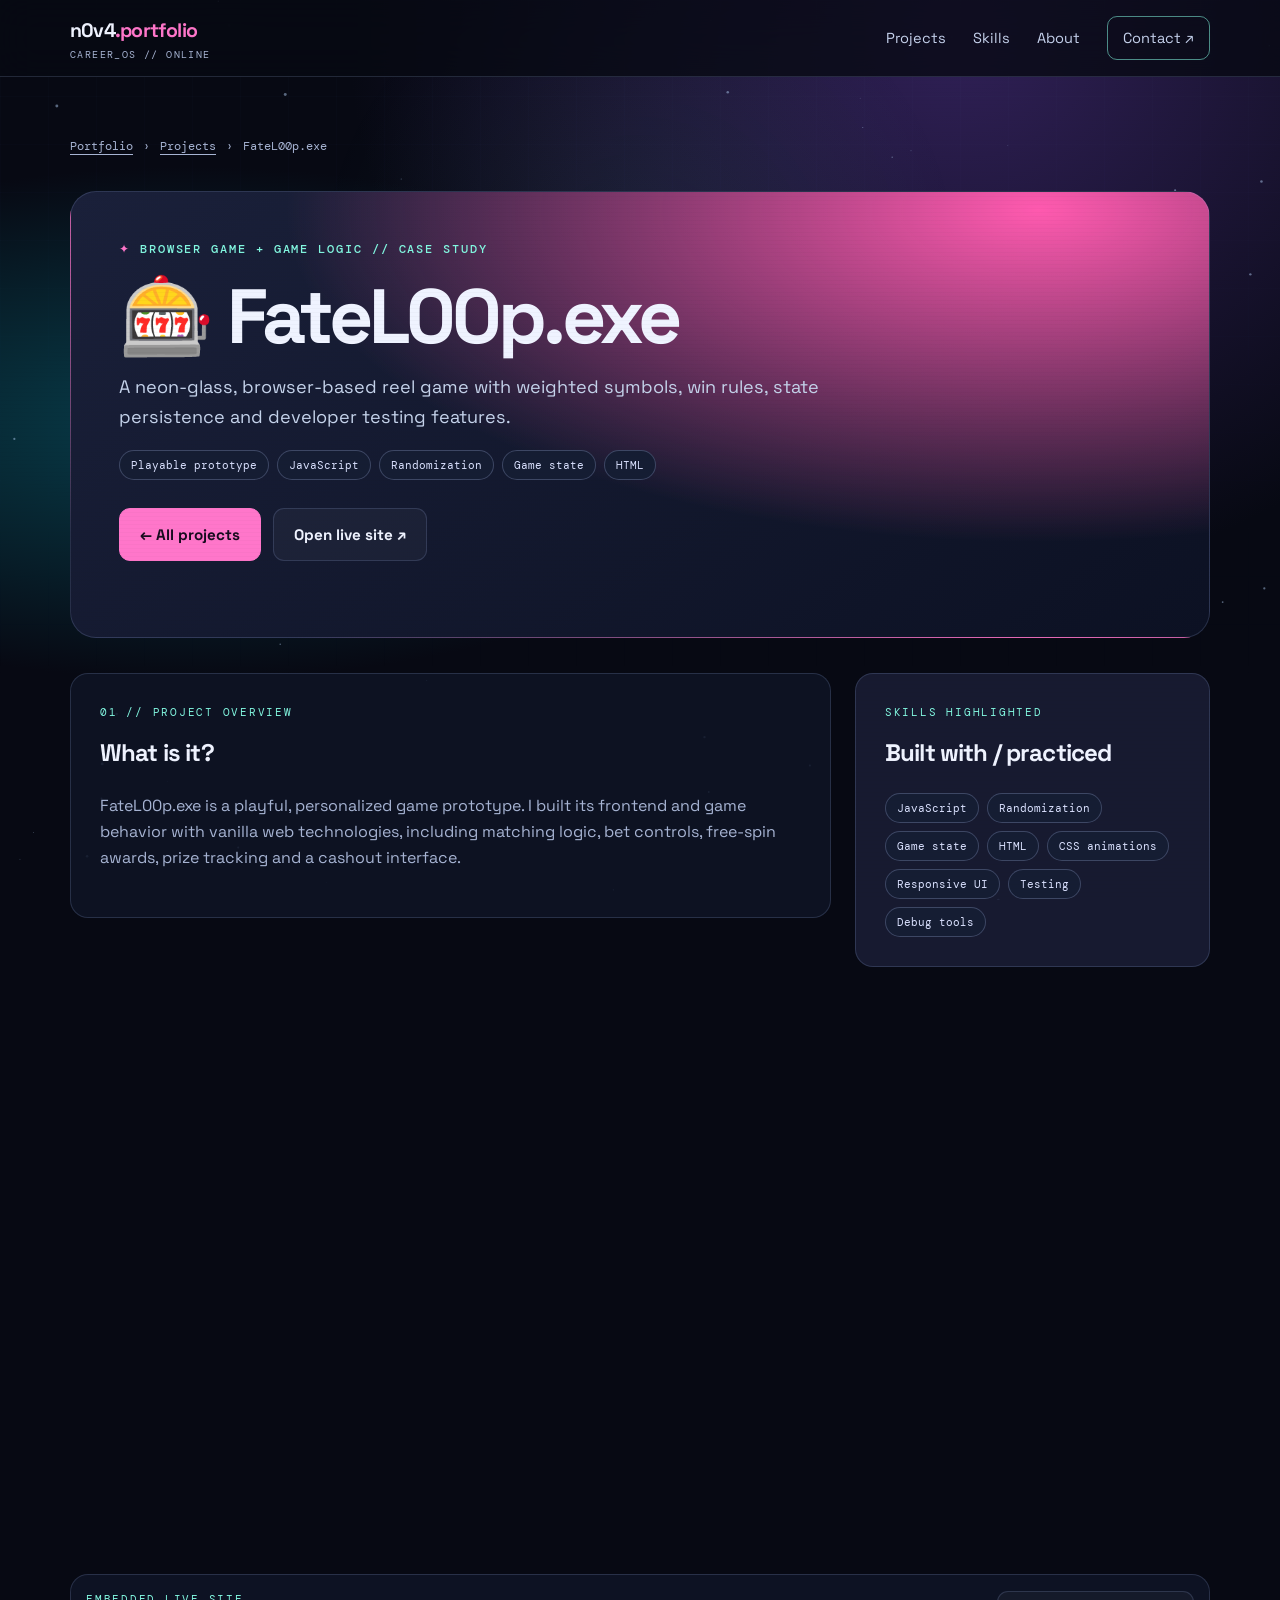
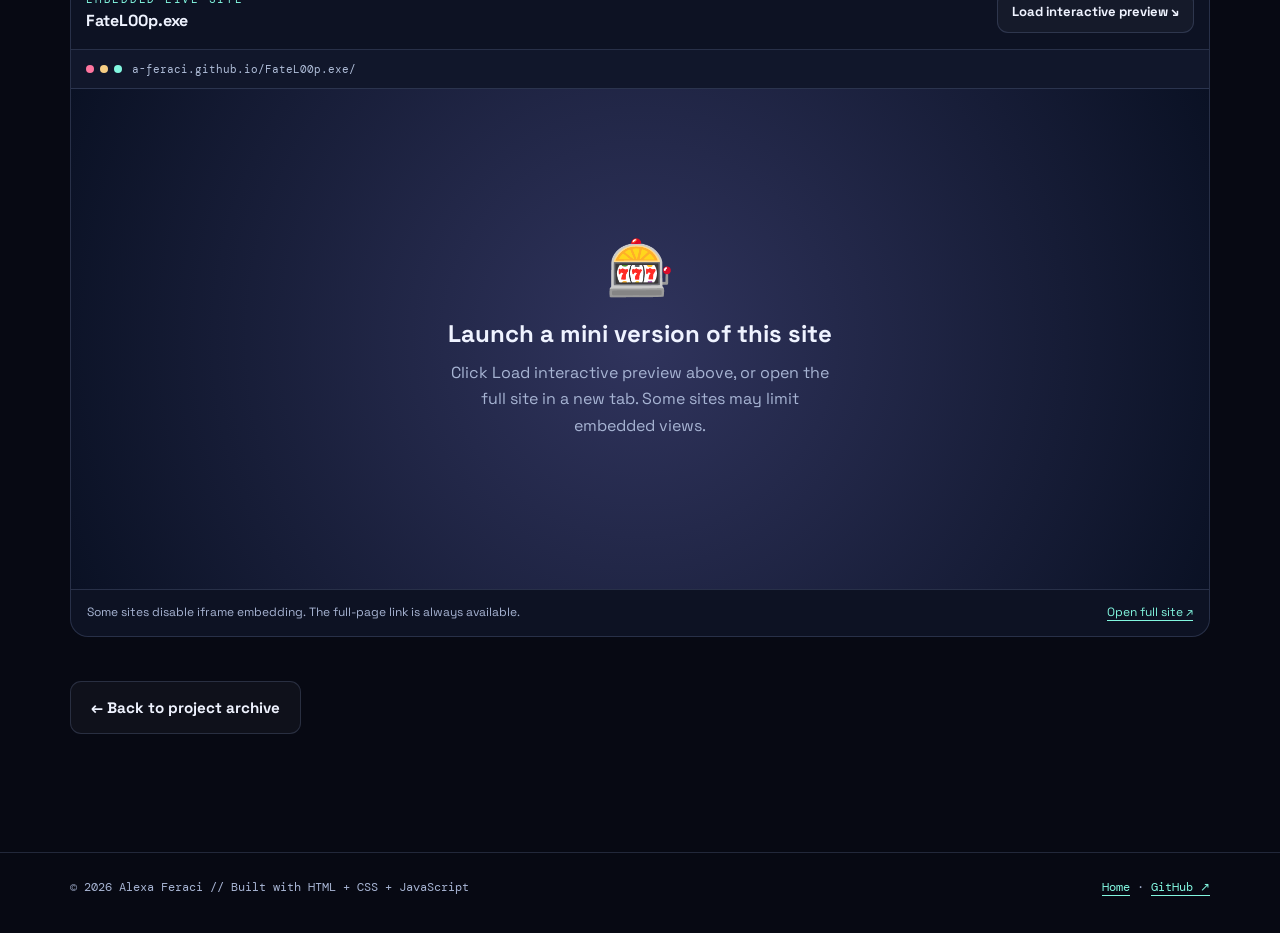
<file: projects/fateloop.html>
<!doctype html><html lang="en"><head><meta charset="utf-8"><meta name="viewport" content="width=device-width,initial-scale=1"><meta name="theme-color" content="#070913"><meta name="description" content="A neon-glass, browser-based reel game with weighted symbols, win rules, state persistence and developer testing features."><title>FateL00p.exe · Alexa Feraci Portfolio</title><link rel="stylesheet" href="../assets/style.css"></head><body><canvas id="starfield" aria-hidden="true"></canvas><div class="grid-glow" aria-hidden="true"></div><div class="spotlight" aria-hidden="true"></div><header class="site-header"><div class="shell header-inner"><a class="logo" href="../index.html">n0v4<span>.portfolio</span><small>CAREER_OS // ONLINE</small></a><button class="menu-toggle" id="menuToggle" aria-controls="mainNav" aria-expanded="false">Menu ☰</button><nav class="nav" id="mainNav" aria-label="Primary navigation"><a href="../index.html#work">Projects</a><a href="../index.html#skills">Skills</a><a href="../index.html#about">About</a><a class="nav-cta" href="mailto:Alexa.feraci@gmail.com">Contact ↗</a></nav></div><div class="scroll-bar" id="scrollBar"></div></header><main class="shell detail"><nav class="breadcrumb" aria-label="Breadcrumb"><a href="../index.html">Portfolio</a><span>›</span><a href="../index.html#work">Projects</a><span>›</span><span aria-current="page">FateL00p.exe</span></nav><section class="detail-hero reveal" style="--accent:#ff5aaf"><div class="eyebrow">Browser Game + Game Logic // Case study</div><h1>🎰 FateL00p.exe</h1><p>A neon-glass, browser-based reel game with weighted symbols, win rules, state persistence and developer testing features.</p><div class="pill-list"><span class="pill">Playable prototype</span><span class="pill">JavaScript</span><span class="pill">Randomization</span><span class="pill">Game state</span><span class="pill">HTML</span></div><div class="actions"><a class="btn" href="../index.html#work">← All projects</a><a class="btn secondary" href="https://a-feraci.github.io/FateL00p.exe/" target="_blank" rel="noopener noreferrer">Open live site ↗</a></div></section><div class="detail-layout"><div><section class="detail-panel reveal"><span class="section-id">01 // Project overview</span><h2>What is it?</h2><p>FateL00p.exe is a playful, personalized game prototype. I built its frontend and game behavior with vanilla web technologies, including matching logic, bet controls, free-spin awards, prize tracking and a cashout interface.</p></section><section class="detail-panel reveal"><span class="section-id">02 // Implemented functionality</span><h2>What I can demonstrate</h2><ul><li>Implement weighted symbol selection and multiple paylines.</li><li>Manage credits, bets, prizes and free spins.</li><li>Save gameplay state in localStorage.</li><li>Use developer controls to inspect payout behavior and run simulation tests.</li></ul></section><section class="detail-panel reveal"><span class="section-id">03 // Growth roadmap</span><h2>What comes next?</h2><p>Separate the personal Original Edition from a more general public version with a reusable game engine.</p><p style="color:var(--pink)">Public demo only. Its GitHub repository is private.</p></section></div><aside class="detail-sidebar"><div class="detail-panel reveal"><span class="section-id">Skills highlighted</span><h2>Built with / practiced</h2><div class="pill-list"><span class="pill">JavaScript</span><span class="pill">Randomization</span><span class="pill">Game state</span><span class="pill">HTML</span><span class="pill">CSS animations</span><span class="pill">Responsive UI</span><span class="pill">Testing</span><span class="pill">Debug tools</span></div></div><div class="detail-panel reveal"><span class="section-id">Explore externally</span><h2>Project links</h2><p><a href="https://a-feraci.github.io/FateL00p.exe/" target="_blank" rel="noopener noreferrer">Open full project ↗</a></p><p>Source code repository is private.</p></div></aside></div><section class="detail-showcase reveal"><div class="preview-tools"><div><span class="section-id" style="margin:0">Embedded live site</span><strong>FateL00p.exe</strong></div><button class="btn slim secondary" id="detailLoad" type="button" data-url="https://a-feraci.github.io/FateL00p.exe/">Load interactive preview ↘</button></div><div class="browser-chrome"><span class="window-dots" aria-hidden="true"><i></i><i></i><i></i></span><span class="browser-url">a-feraci.github.io/FateL00p.exe/</span></div><div class="browser-screen"><div id="detailPlaceholder" class="showcase-placeholder"><div><span style="font-size:55px">🎰</span><h3>Launch a mini version of this site</h3><p>Click Load interactive preview above, or open the full site in a new tab. Some sites may limit embedded views.</p></div></div><iframe hidden id="detailFrame" title="Interactive preview of FateL00p.exe" loading="lazy" referrerpolicy="no-referrer"></iframe></div><div class="preview-note"><span>Some sites disable iframe embedding. The full-page link is always available.</span><a href="https://a-feraci.github.io/FateL00p.exe/" target="_blank" rel="noopener noreferrer">Open full site ↗</a></div></section><div class="actions" style="margin-top:44px"><a class="btn secondary" href="../index.html#work">← Back to project archive</a></div></main><footer class="site-footer"><div class="shell footer-inner"><span>© 2026 Alexa Feraci // Built with HTML + CSS + JavaScript</span><span><a href="../index.html">Home</a> · <a href="https://github.com/a-feraci" target="_blank" rel="noopener noreferrer">GitHub ↗</a></span></div></footer><script src="../assets/main.js" defer></script></body></html>
</file>
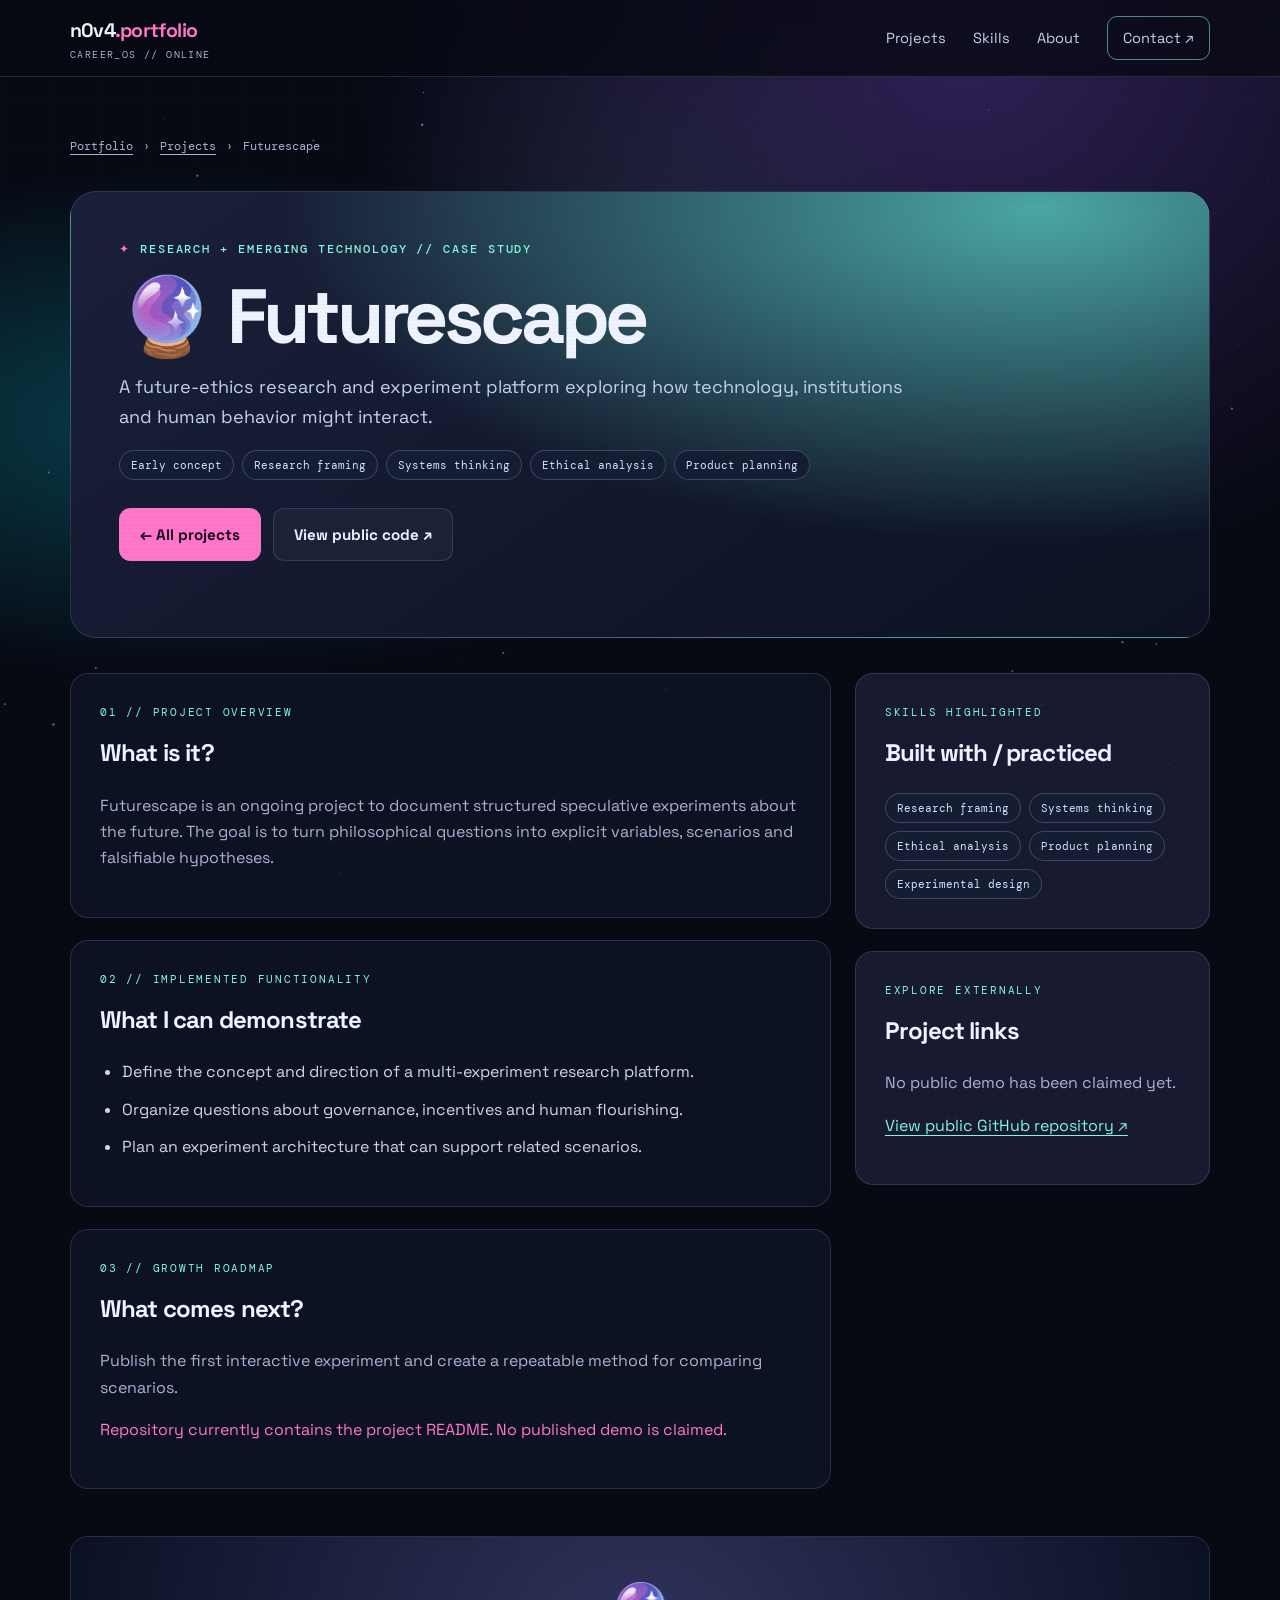
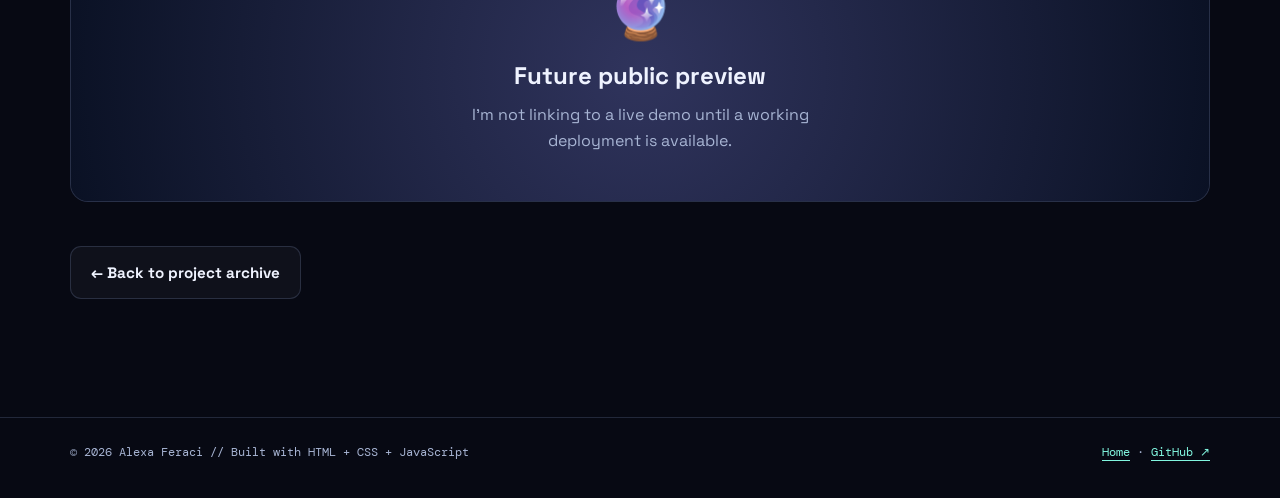
<file: projects/futurescape.html>
<!doctype html><html lang="en"><head><meta charset="utf-8"><meta name="viewport" content="width=device-width,initial-scale=1"><meta name="theme-color" content="#070913"><meta name="description" content="A future-ethics research and experiment platform exploring how technology, institutions and human behavior might interact."><title>Futurescape · Alexa Feraci Portfolio</title><link rel="stylesheet" href="../assets/style.css"></head><body><canvas id="starfield" aria-hidden="true"></canvas><div class="grid-glow" aria-hidden="true"></div><div class="spotlight" aria-hidden="true"></div><header class="site-header"><div class="shell header-inner"><a class="logo" href="../index.html">n0v4<span>.portfolio</span><small>CAREER_OS // ONLINE</small></a><button class="menu-toggle" id="menuToggle" aria-controls="mainNav" aria-expanded="false">Menu ☰</button><nav class="nav" id="mainNav" aria-label="Primary navigation"><a href="../index.html#work">Projects</a><a href="../index.html#skills">Skills</a><a href="../index.html#about">About</a><a class="nav-cta" href="mailto:Alexa.feraci@gmail.com">Contact ↗</a></nav></div><div class="scroll-bar" id="scrollBar"></div></header><main class="shell detail"><nav class="breadcrumb" aria-label="Breadcrumb"><a href="../index.html">Portfolio</a><span>›</span><a href="../index.html#work">Projects</a><span>›</span><span aria-current="page">Futurescape</span></nav><section class="detail-hero reveal" style="--accent:#4ba7a4"><div class="eyebrow">Research + Emerging Technology // Case study</div><h1>🔮 Futurescape</h1><p>A future-ethics research and experiment platform exploring how technology, institutions and human behavior might interact.</p><div class="pill-list"><span class="pill">Early concept</span><span class="pill">Research framing</span><span class="pill">Systems thinking</span><span class="pill">Ethical analysis</span><span class="pill">Product planning</span></div><div class="actions"><a class="btn" href="../index.html#work">← All projects</a><a class="btn secondary" href="https://github.com/a-feraci/futurescape" target="_blank" rel="noopener noreferrer">View public code ↗</a></div></section><div class="detail-layout"><div><section class="detail-panel reveal"><span class="section-id">01 // Project overview</span><h2>What is it?</h2><p>Futurescape is an ongoing project to document structured speculative experiments about the future. The goal is to turn philosophical questions into explicit variables, scenarios and falsifiable hypotheses.</p></section><section class="detail-panel reveal"><span class="section-id">02 // Implemented functionality</span><h2>What I can demonstrate</h2><ul><li>Define the concept and direction of a multi-experiment research platform.</li><li>Organize questions about governance, incentives and human flourishing.</li><li>Plan an experiment architecture that can support related scenarios.</li></ul></section><section class="detail-panel reveal"><span class="section-id">03 // Growth roadmap</span><h2>What comes next?</h2><p>Publish the first interactive experiment and create a repeatable method for comparing scenarios.</p><p style="color:var(--pink)">Repository currently contains the project README. No published demo is claimed.</p></section></div><aside class="detail-sidebar"><div class="detail-panel reveal"><span class="section-id">Skills highlighted</span><h2>Built with / practiced</h2><div class="pill-list"><span class="pill">Research framing</span><span class="pill">Systems thinking</span><span class="pill">Ethical analysis</span><span class="pill">Product planning</span><span class="pill">Experimental design</span></div></div><div class="detail-panel reveal"><span class="section-id">Explore externally</span><h2>Project links</h2><p>No public demo has been claimed yet.</p><p><a href="https://github.com/a-feraci/futurescape" target="_blank" rel="noopener noreferrer">View public GitHub repository ↗</a></p></div></aside></div><section class="detail-showcase reveal"><div class="showcase-placeholder"><div><span style="font-size:54px">🔮</span><h3>Future public preview</h3><p>I'm not linking to a live demo until a working deployment is available.</p></div></div></section><div class="actions" style="margin-top:44px"><a class="btn secondary" href="../index.html#work">← Back to project archive</a></div></main><footer class="site-footer"><div class="shell footer-inner"><span>© 2026 Alexa Feraci // Built with HTML + CSS + JavaScript</span><span><a href="../index.html">Home</a> · <a href="https://github.com/a-feraci" target="_blank" rel="noopener noreferrer">GitHub ↗</a></span></div></footer><script src="../assets/main.js" defer></script></body></html>
</file>
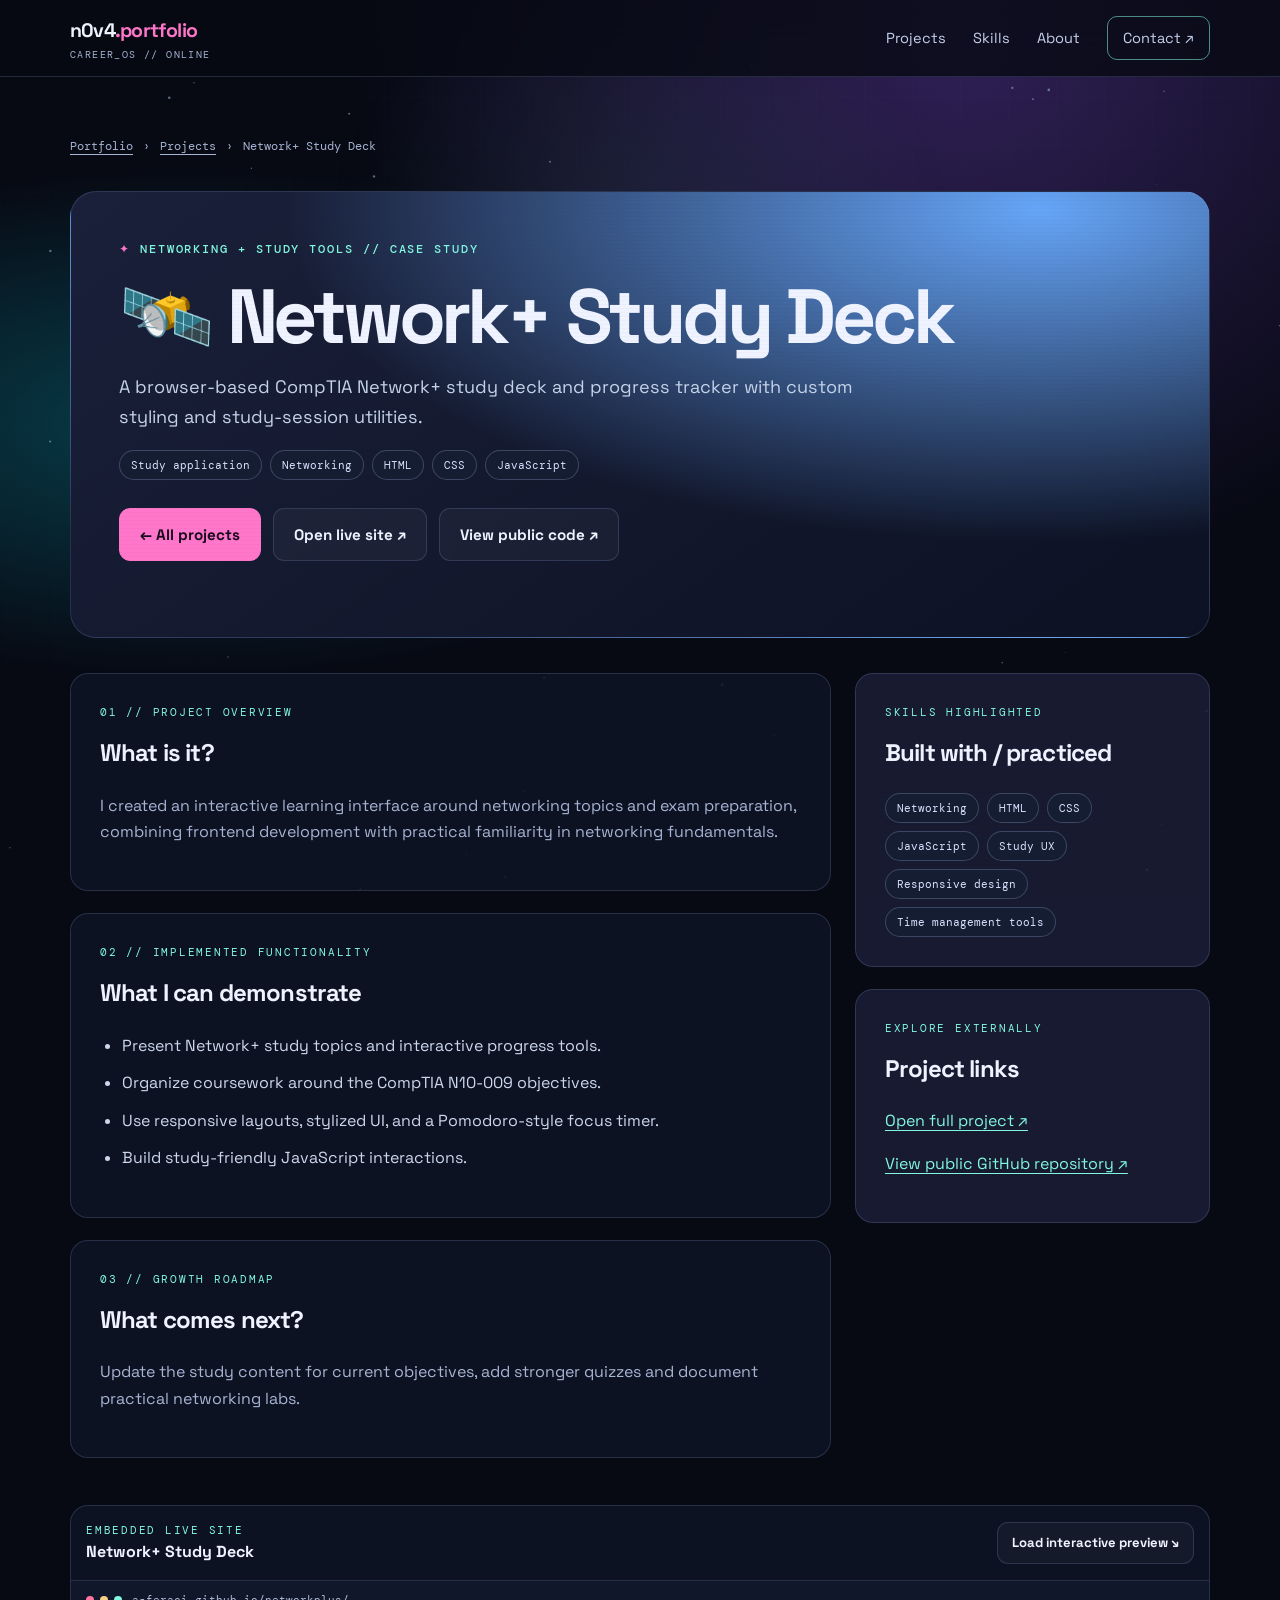
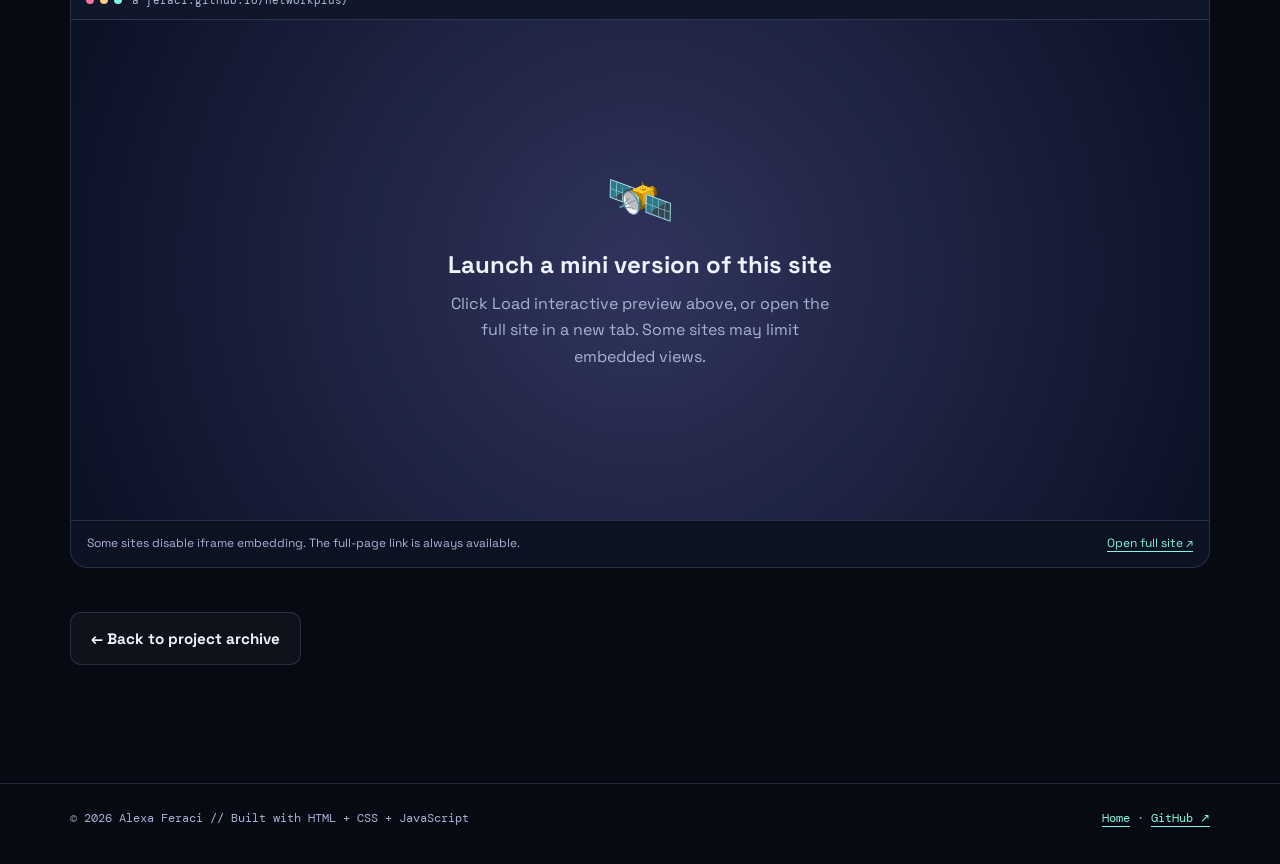
<file: projects/networkplus.html>
<!doctype html><html lang="en"><head><meta charset="utf-8"><meta name="viewport" content="width=device-width,initial-scale=1"><meta name="theme-color" content="#070913"><meta name="description" content="A browser-based CompTIA Network+ study deck and progress tracker with custom styling and study-session utilities."><title>Network+ Study Deck · Alexa Feraci Portfolio</title><link rel="stylesheet" href="../assets/style.css"></head><body><canvas id="starfield" aria-hidden="true"></canvas><div class="grid-glow" aria-hidden="true"></div><div class="spotlight" aria-hidden="true"></div><header class="site-header"><div class="shell header-inner"><a class="logo" href="../index.html">n0v4<span>.portfolio</span><small>CAREER_OS // ONLINE</small></a><button class="menu-toggle" id="menuToggle" aria-controls="mainNav" aria-expanded="false">Menu ☰</button><nav class="nav" id="mainNav" aria-label="Primary navigation"><a href="../index.html#work">Projects</a><a href="../index.html#skills">Skills</a><a href="../index.html#about">About</a><a class="nav-cta" href="mailto:Alexa.feraci@gmail.com">Contact ↗</a></nav></div><div class="scroll-bar" id="scrollBar"></div></header><main class="shell detail"><nav class="breadcrumb" aria-label="Breadcrumb"><a href="../index.html">Portfolio</a><span>›</span><a href="../index.html#work">Projects</a><span>›</span><span aria-current="page">Network+ Study Deck</span></nav><section class="detail-hero reveal" style="--accent:#66a5f7"><div class="eyebrow">Networking + Study Tools // Case study</div><h1>🛰️ Network+ Study Deck</h1><p>A browser-based CompTIA Network+ study deck and progress tracker with custom styling and study-session utilities.</p><div class="pill-list"><span class="pill">Study application</span><span class="pill">Networking</span><span class="pill">HTML</span><span class="pill">CSS</span><span class="pill">JavaScript</span></div><div class="actions"><a class="btn" href="../index.html#work">← All projects</a><a class="btn secondary" href="https://a-feraci.github.io/networkplus/" target="_blank" rel="noopener noreferrer">Open live site ↗</a><a class="btn secondary" href="https://github.com/a-feraci/networkplus" target="_blank" rel="noopener noreferrer">View public code ↗</a></div></section><div class="detail-layout"><div><section class="detail-panel reveal"><span class="section-id">01 // Project overview</span><h2>What is it?</h2><p>I created an interactive learning interface around networking topics and exam preparation, combining frontend development with practical familiarity in networking fundamentals.</p></section><section class="detail-panel reveal"><span class="section-id">02 // Implemented functionality</span><h2>What I can demonstrate</h2><ul><li>Present Network+ study topics and interactive progress tools.</li><li>Organize coursework around the CompTIA N10-009 objectives.</li><li>Use responsive layouts, stylized UI, and a Pomodoro-style focus timer.</li><li>Build study-friendly JavaScript interactions.</li></ul></section><section class="detail-panel reveal"><span class="section-id">03 // Growth roadmap</span><h2>What comes next?</h2><p>Update the study content for current objectives, add stronger quizzes and document practical networking labs.</p></section></div><aside class="detail-sidebar"><div class="detail-panel reveal"><span class="section-id">Skills highlighted</span><h2>Built with / practiced</h2><div class="pill-list"><span class="pill">Networking</span><span class="pill">HTML</span><span class="pill">CSS</span><span class="pill">JavaScript</span><span class="pill">Study UX</span><span class="pill">Responsive design</span><span class="pill">Time management tools</span></div></div><div class="detail-panel reveal"><span class="section-id">Explore externally</span><h2>Project links</h2><p><a href="https://a-feraci.github.io/networkplus/" target="_blank" rel="noopener noreferrer">Open full project ↗</a></p><p><a href="https://github.com/a-feraci/networkplus" target="_blank" rel="noopener noreferrer">View public GitHub repository ↗</a></p></div></aside></div><section class="detail-showcase reveal"><div class="preview-tools"><div><span class="section-id" style="margin:0">Embedded live site</span><strong>Network+ Study Deck</strong></div><button class="btn slim secondary" id="detailLoad" type="button" data-url="https://a-feraci.github.io/networkplus/">Load interactive preview ↘</button></div><div class="browser-chrome"><span class="window-dots" aria-hidden="true"><i></i><i></i><i></i></span><span class="browser-url">a-feraci.github.io/networkplus/</span></div><div class="browser-screen"><div id="detailPlaceholder" class="showcase-placeholder"><div><span style="font-size:55px">🛰️</span><h3>Launch a mini version of this site</h3><p>Click Load interactive preview above, or open the full site in a new tab. Some sites may limit embedded views.</p></div></div><iframe hidden id="detailFrame" title="Interactive preview of Network+ Study Deck" loading="lazy" referrerpolicy="no-referrer"></iframe></div><div class="preview-note"><span>Some sites disable iframe embedding. The full-page link is always available.</span><a href="https://a-feraci.github.io/networkplus/" target="_blank" rel="noopener noreferrer">Open full site ↗</a></div></section><div class="actions" style="margin-top:44px"><a class="btn secondary" href="../index.html#work">← Back to project archive</a></div></main><footer class="site-footer"><div class="shell footer-inner"><span>© 2026 Alexa Feraci // Built with HTML + CSS + JavaScript</span><span><a href="../index.html">Home</a> · <a href="https://github.com/a-feraci" target="_blank" rel="noopener noreferrer">GitHub ↗</a></span></div></footer><script src="../assets/main.js" defer></script></body></html>
</file>
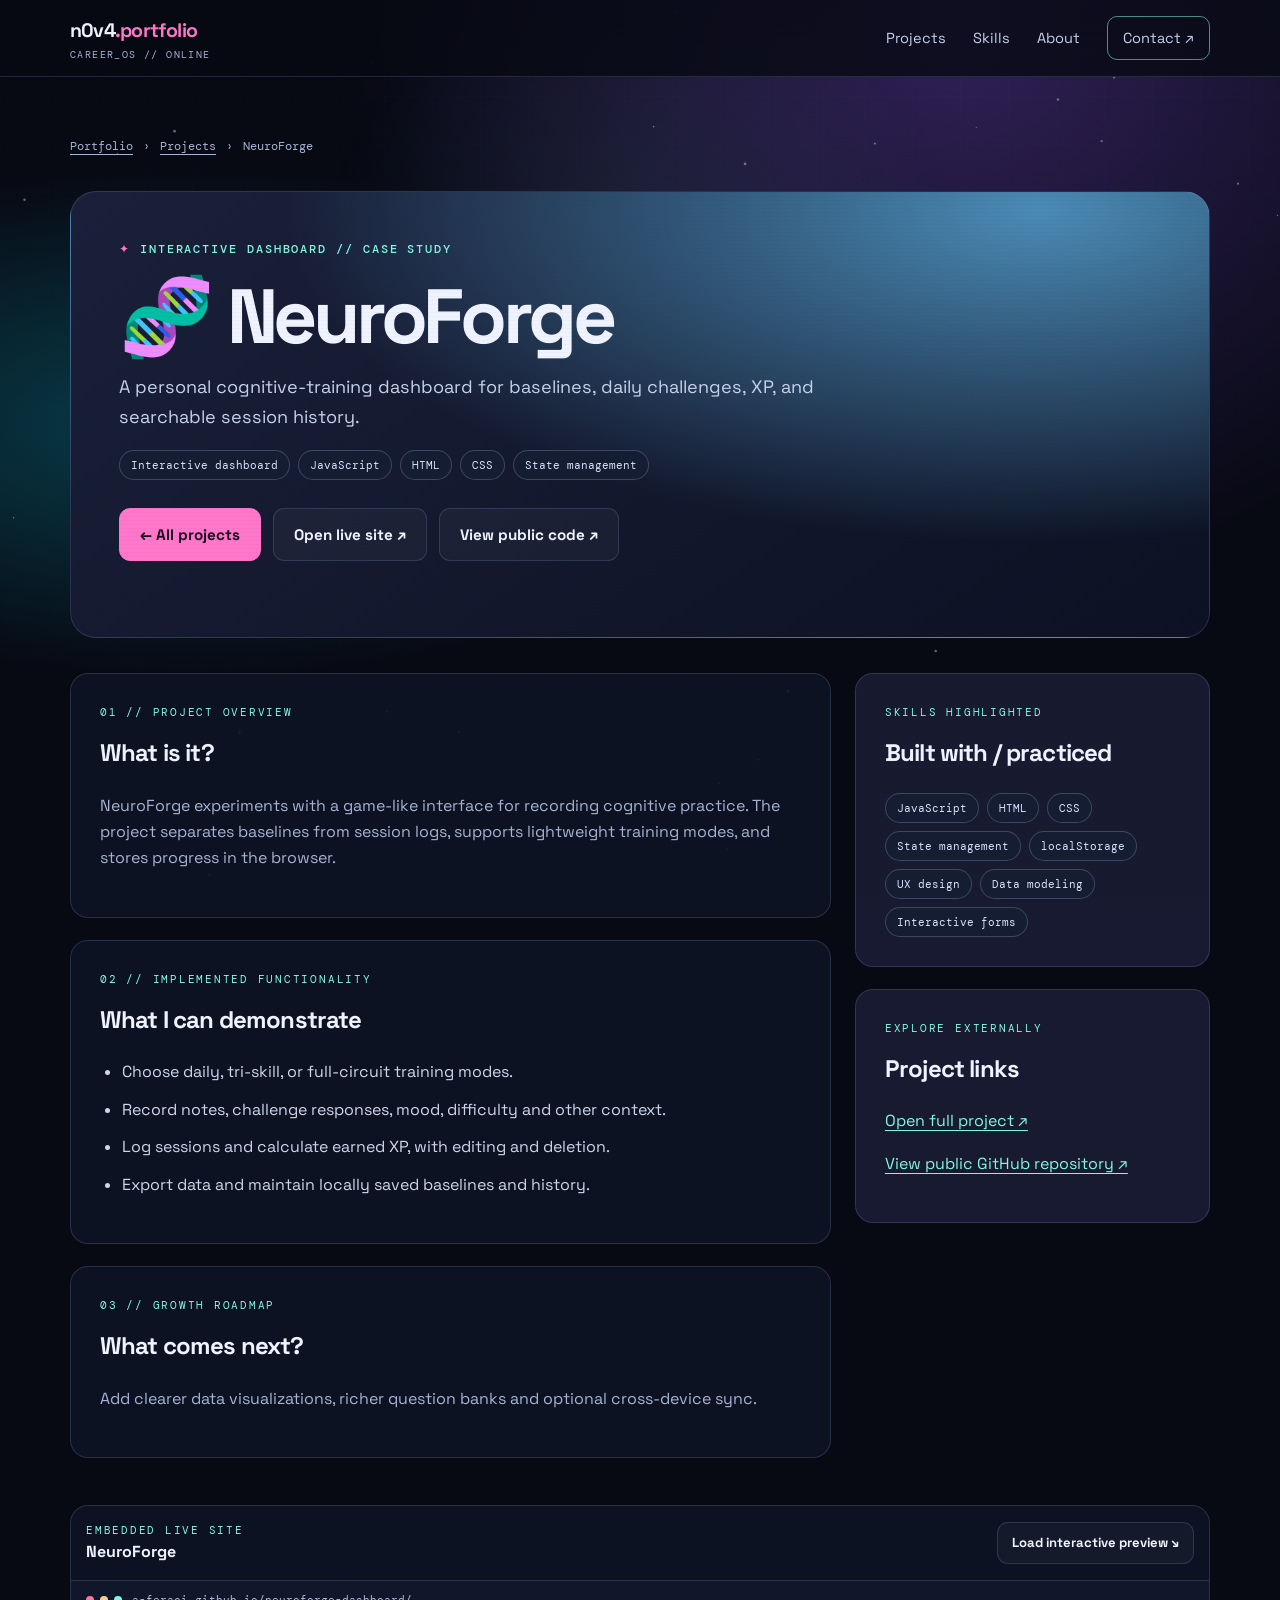
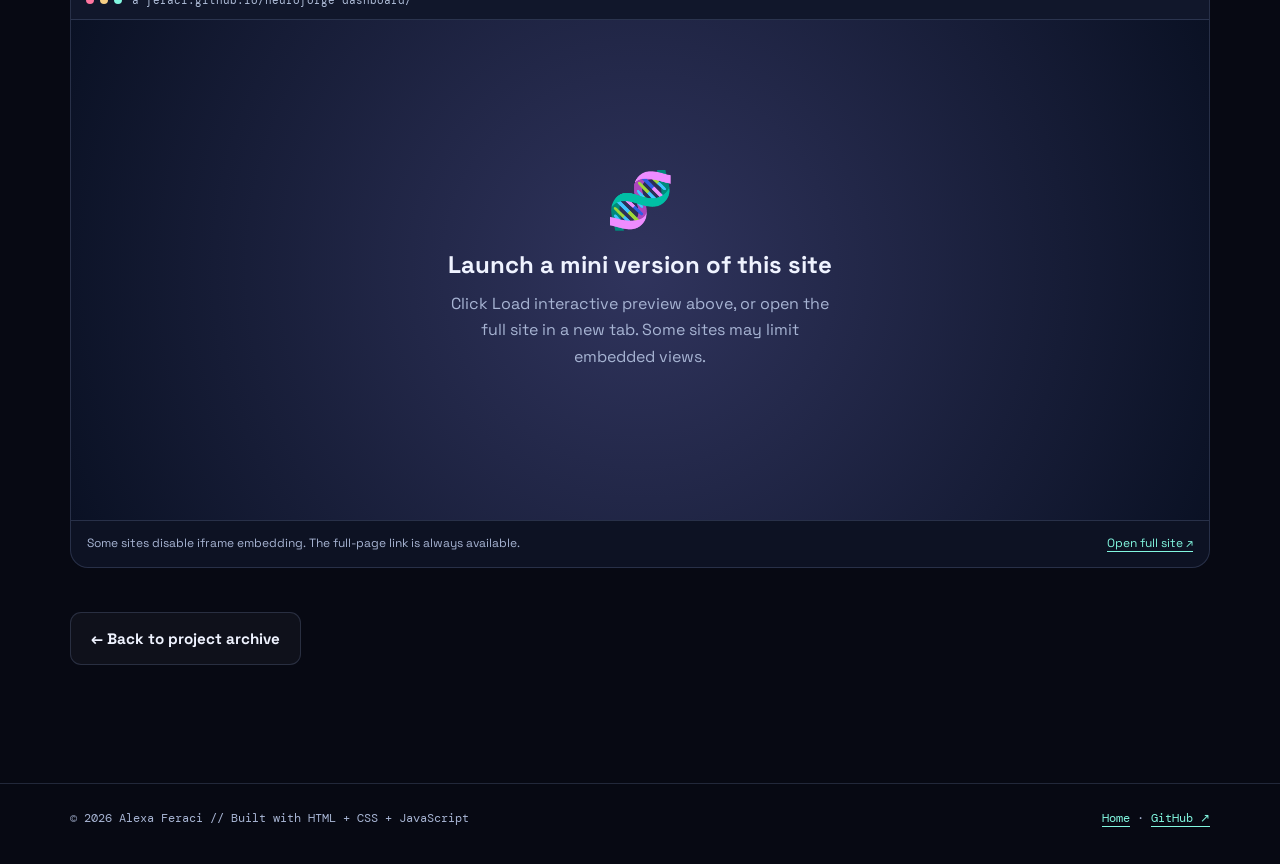
<file: projects/neuroforge-dashboard.html>
<!doctype html><html lang="en"><head><meta charset="utf-8"><meta name="viewport" content="width=device-width,initial-scale=1"><meta name="theme-color" content="#070913"><meta name="description" content="A personal cognitive-training dashboard for baselines, daily challenges, XP, and searchable session history."><title>NeuroForge · Alexa Feraci Portfolio</title><link rel="stylesheet" href="../assets/style.css"></head><body><canvas id="starfield" aria-hidden="true"></canvas><div class="grid-glow" aria-hidden="true"></div><div class="spotlight" aria-hidden="true"></div><header class="site-header"><div class="shell header-inner"><a class="logo" href="../index.html">n0v4<span>.portfolio</span><small>CAREER_OS // ONLINE</small></a><button class="menu-toggle" id="menuToggle" aria-controls="mainNav" aria-expanded="false">Menu ☰</button><nav class="nav" id="mainNav" aria-label="Primary navigation"><a href="../index.html#work">Projects</a><a href="../index.html#skills">Skills</a><a href="../index.html#about">About</a><a class="nav-cta" href="mailto:Alexa.feraci@gmail.com">Contact ↗</a></nav></div><div class="scroll-bar" id="scrollBar"></div></header><main class="shell detail"><nav class="breadcrumb" aria-label="Breadcrumb"><a href="../index.html">Portfolio</a><span>›</span><a href="../index.html#work">Projects</a><span>›</span><span aria-current="page">NeuroForge</span></nav><section class="detail-hero reveal" style="--accent:#4a8bb6"><div class="eyebrow">Interactive Dashboard // Case study</div><h1>🧬 NeuroForge</h1><p>A personal cognitive-training dashboard for baselines, daily challenges, XP, and searchable session history.</p><div class="pill-list"><span class="pill">Interactive dashboard</span><span class="pill">JavaScript</span><span class="pill">HTML</span><span class="pill">CSS</span><span class="pill">State management</span></div><div class="actions"><a class="btn" href="../index.html#work">← All projects</a><a class="btn secondary" href="https://a-feraci.github.io/neuroforge-dashboard/" target="_blank" rel="noopener noreferrer">Open live site ↗</a><a class="btn secondary" href="https://github.com/a-feraci/neuroforge-dashboard" target="_blank" rel="noopener noreferrer">View public code ↗</a></div></section><div class="detail-layout"><div><section class="detail-panel reveal"><span class="section-id">01 // Project overview</span><h2>What is it?</h2><p>NeuroForge experiments with a game-like interface for recording cognitive practice. The project separates baselines from session logs, supports lightweight training modes, and stores progress in the browser.</p></section><section class="detail-panel reveal"><span class="section-id">02 // Implemented functionality</span><h2>What I can demonstrate</h2><ul><li>Choose daily, tri-skill, or full-circuit training modes.</li><li>Record notes, challenge responses, mood, difficulty and other context.</li><li>Log sessions and calculate earned XP, with editing and deletion.</li><li>Export data and maintain locally saved baselines and history.</li></ul></section><section class="detail-panel reveal"><span class="section-id">03 // Growth roadmap</span><h2>What comes next?</h2><p>Add clearer data visualizations, richer question banks and optional cross-device sync.</p></section></div><aside class="detail-sidebar"><div class="detail-panel reveal"><span class="section-id">Skills highlighted</span><h2>Built with / practiced</h2><div class="pill-list"><span class="pill">JavaScript</span><span class="pill">HTML</span><span class="pill">CSS</span><span class="pill">State management</span><span class="pill">localStorage</span><span class="pill">UX design</span><span class="pill">Data modeling</span><span class="pill">Interactive forms</span></div></div><div class="detail-panel reveal"><span class="section-id">Explore externally</span><h2>Project links</h2><p><a href="https://a-feraci.github.io/neuroforge-dashboard/" target="_blank" rel="noopener noreferrer">Open full project ↗</a></p><p><a href="https://github.com/a-feraci/neuroforge-dashboard" target="_blank" rel="noopener noreferrer">View public GitHub repository ↗</a></p></div></aside></div><section class="detail-showcase reveal"><div class="preview-tools"><div><span class="section-id" style="margin:0">Embedded live site</span><strong>NeuroForge</strong></div><button class="btn slim secondary" id="detailLoad" type="button" data-url="https://a-feraci.github.io/neuroforge-dashboard/">Load interactive preview ↘</button></div><div class="browser-chrome"><span class="window-dots" aria-hidden="true"><i></i><i></i><i></i></span><span class="browser-url">a-feraci.github.io/neuroforge-dashboard/</span></div><div class="browser-screen"><div id="detailPlaceholder" class="showcase-placeholder"><div><span style="font-size:55px">🧬</span><h3>Launch a mini version of this site</h3><p>Click Load interactive preview above, or open the full site in a new tab. Some sites may limit embedded views.</p></div></div><iframe hidden id="detailFrame" title="Interactive preview of NeuroForge" loading="lazy" referrerpolicy="no-referrer"></iframe></div><div class="preview-note"><span>Some sites disable iframe embedding. The full-page link is always available.</span><a href="https://a-feraci.github.io/neuroforge-dashboard/" target="_blank" rel="noopener noreferrer">Open full site ↗</a></div></section><div class="actions" style="margin-top:44px"><a class="btn secondary" href="../index.html#work">← Back to project archive</a></div></main><footer class="site-footer"><div class="shell footer-inner"><span>© 2026 Alexa Feraci // Built with HTML + CSS + JavaScript</span><span><a href="../index.html">Home</a> · <a href="https://github.com/a-feraci" target="_blank" rel="noopener noreferrer">GitHub ↗</a></span></div></footer><script src="../assets/main.js" defer></script></body></html>
</file>
<file: assets/style.css>
@import url('https://fonts.googleapis.com/css2?family=DM+Mono:wght@400;500&family=Space+Grotesk:wght@400;500;600;700&display=swap');
:root{color-scheme:dark;--bg:#070913;--layer:#10152a;--layer2:#151b34;--ink:#eff3ff;--muted:#a7b4d3;--line:rgba(163,181,236,.18);--pink:#ff76ca;--mint:#82f7e0;--violet:#a89cff;--cyan:#80caff;--mx:50%;--my:30%}
*{box-sizing:border-box}html{scroll-behavior:smooth}body{margin:0;overflow-x:hidden;background:var(--bg);color:var(--ink);font:16px/1.65 'Space Grotesk',system-ui,sans-serif}body:before{content:"";position:fixed;inset:0;z-index:-3;background:radial-gradient(ellipse at 75% 4%,#302057 0,transparent 45%),radial-gradient(ellipse at 15% 47%,#073e4b 0,transparent 38%),#070913;pointer-events:none}body:after{content:"";position:fixed;inset:0;z-index:30;pointer-events:none;opacity:.12;background:repeating-linear-gradient(0deg,transparent 0px,transparent 3px,rgba(0,0,0,.3) 4px);mix-blend-mode:multiply}.spotlight{position:fixed;inset:0;pointer-events:none;z-index:-1;background:radial-gradient(500px circle at var(--mx) var(--my),rgba(128,247,224,.07),transparent 65%)}.grid-glow{position:fixed;inset:0;z-index:-2;pointer-events:none;opacity:.35;background-image:linear-gradient(rgba(119,144,227,.07) 1px,transparent 1px),linear-gradient(90deg,rgba(119,144,227,.07) 1px,transparent 1px);background-size:48px 48px;mask-image:linear-gradient(to bottom,#000,transparent 86%)}#starfield{position:fixed;inset:0;z-index:-2;pointer-events:none;opacity:.65}
a{color:var(--mint);text-decoration-thickness:1px;text-underline-offset:4px}a:hover{color:#fff}button{font:inherit}button,a{-webkit-tap-highlight-color:transparent}:focus-visible{outline:2px solid var(--mint);outline-offset:4px}::selection{background:var(--pink);color:#0e0d20}.shell{width:min(1140px,calc(100% - 48px));margin-inline:auto}.mono,.eyebrow,.section-id,.status-chip,.subtle-tag,.card-meta,.tab,.filter,.kicker,.window-bar,.breadcrumb{font-family:'DM Mono',ui-monospace,monospace}
.site-header{position:sticky;top:0;z-index:20;border-bottom:1px solid var(--line);background:rgba(7,9,19,.78);backdrop-filter:blur(18px)}.header-inner{height:76px;display:flex;align-items:center;justify-content:space-between;gap:24px}.logo{color:var(--ink);font-weight:700;letter-spacing:-.04em;font-size:1.22rem;text-decoration:none}.logo span{color:var(--pink)}.logo small{font:10px 'DM Mono',monospace;letter-spacing:.14em;display:block;color:var(--muted)}.nav{display:flex;gap:27px;align-items:center}.nav a{font-size:.91rem;text-decoration:none;color:#c6d2ed}.nav a:hover,.nav a[aria-current=page]{color:var(--mint)}.nav-cta{border:1px solid rgba(130,247,224,.55);padding:9px 15px;border-radius:10px}.menu-toggle{display:none;background:none;border:1px solid var(--line);color:var(--ink);border-radius:9px;padding:7px 12px}.scroll-bar{height:2px;position:absolute;bottom:-1px;left:0;width:0%;background:linear-gradient(90deg,var(--pink),var(--mint))}
.hero{display:grid;grid-template-columns:minmax(0,1.1fr) minmax(320px,.9fr);align-items:center;gap:36px;padding:110px 0 95px;min-height:710px}.eyebrow{font-size:12px;letter-spacing:.16em;text-transform:uppercase;color:var(--mint);font-weight:500}.eyebrow:before{content:"✦ ";color:var(--pink)}h1,h2,h3,h4,p{margin-top:0}.hero h1{margin:22px 0;font-size:clamp(3.4rem,7.5vw,6.8rem);line-height:1.01;letter-spacing:-.075em;font-weight:700}.text-gradient{background:linear-gradient(115deg,var(--pink) 7%,var(--violet) 52%,var(--mint));color:transparent;-webkit-background-clip:text;background-clip:text}.hero-lead{max-width:610px;font-size:1.15rem;color:#c7d3ed}.type-line{font:13px 'DM Mono',monospace;color:var(--mint);min-height:28px}.cursor-blink{display:inline-block;width:8px;height:1em;background:var(--pink);vertical-align:-2px;animation:blink 1s steps(1) infinite}.actions{display:flex;gap:12px;flex-wrap:wrap;margin:28px 0}.btn{display:inline-flex;gap:10px;align-items:center;justify-content:center;padding:13px 20px;border-radius:11px;border:1px solid var(--pink);background:var(--pink);color:#170b1e;text-decoration:none;font-weight:700;font-size:.95rem;transition:transform .2s ease,box-shadow .2s ease,background .2s ease;cursor:pointer}.btn:hover{transform:translateY(-3px);box-shadow:0 8px 26px rgba(255,118,202,.23);color:#170b1e}.btn.secondary{background:rgba(255,255,255,.035);color:var(--ink);border-color:var(--line)}.btn.secondary:hover{border-color:var(--mint);color:var(--mint);box-shadow:0 8px 25px rgba(130,247,224,.07)}.btn.slim{padding:9px 14px;font-size:.82rem}.micro-stats{display:flex;flex-wrap:wrap;gap:18px;margin-top:45px}.micro-stat{padding-left:14px;border-left:2px solid var(--pink)}.micro-stat strong{display:block;font-size:1.45rem;letter-spacing:-.04em}.micro-stat span{color:var(--muted);font:11px 'DM Mono',monospace}
.interface{position:relative;border:1px solid rgba(173,176,255,.28);border-radius:26px;min-height:470px;padding:18px;background:linear-gradient(135deg,rgba(25,34,70,.83),rgba(12,17,34,.78));box-shadow:0 35px 100px #0009,0 0 90px rgba(131,94,246,.12);overflow:hidden;isolation:isolate;transform:translateZ(0)}.interface:before{content:"";position:absolute;width:420px;height:420px;background:radial-gradient(circle,rgba(255,118,202,.22),transparent 64%);top:-120px;right:-175px}.window-bar{display:flex;align-items:center;justify-content:space-between;font-size:10px;letter-spacing:.08em;color:#b0c0db}.window-dots{display:flex;gap:6px}.window-dots i{width:8px;height:8px;border-radius:50%;background:#ff759f;display:block}.window-dots i:nth-child(2){background:#f7ce84}.window-dots i:nth-child(3){background:var(--mint)}.orbit{position:relative;display:grid;place-items:center;height:360px;overflow:hidden}.orbit-ring{position:absolute;border:1px solid rgba(140,191,248,.28);border-radius:50%;width:292px;height:292px;animation:orbitSpin 24s linear infinite}.orbit-ring:nth-child(2){width:220px;height:220px;border-style:dashed;animation-direction:reverse;animation-duration:32s}.orbit-ring:nth-child(3){width:152px;height:152px;border-color:rgba(255,118,202,.42);animation-duration:15s}.orbit-ring:after{content:"";display:block;position:absolute;top:14%;left:14%;width:9px;height:9px;background:var(--mint);border-radius:50%;box-shadow:0 0 20px var(--mint)}.core{position:relative;z-index:2;width:116px;height:116px;display:grid;place-items:center;border-radius:28px;border:1px solid rgba(255,255,255,.35);transform:rotate(-12deg);background:linear-gradient(145deg,#392254,#132f53);box-shadow:0 0 80px #ff76ca33,inset 0 0 40px #86ddff14}.core strong{font-size:45px;font-weight:700;color:#fff;text-shadow:0 0 24px #ff76ca}.orbit-label{position:absolute;z-index:3;border:1px solid var(--line);border-radius:9px;background:rgba(12,17,34,.91);padding:7px 10px;font:10px 'DM Mono',monospace;letter-spacing:.05em;color:var(--mint);box-shadow:0 10px 25px #0005}.orbit-label.a{top:55px;left:6px}.orbit-label.b{bottom:48px;right:0;color:var(--pink)}.orbit-label.c{right:4px;top:89px;color:var(--cyan)}.interface-foot{display:flex;align-items:center;justify-content:space-between;color:var(--muted);font:10px 'DM Mono',monospace;letter-spacing:.08em}.pulse{display:inline-block;width:7px;height:7px;border-radius:50%;background:var(--mint);margin-right:6px;box-shadow:0 0 9px var(--mint);animation:softPulse 2s infinite}
.section{padding:85px 0}.section-heading{display:flex;justify-content:space-between;align-items:end;gap:20px;margin-bottom:33px}.section-id{display:block;color:var(--mint);font-size:11px;letter-spacing:.16em;text-transform:uppercase;margin-bottom:12px}.section-heading h2,.detail h1{font-size:clamp(2rem,4vw,3.6rem);letter-spacing:-.055em;line-height:1.1;margin-bottom:10px}.section-heading p{max-width:600px;color:var(--muted);margin:0}.section-rule{height:1px;background:linear-gradient(90deg,var(--line),transparent)}
.preview-shell{border:1px solid var(--line);background:#0c1021;border-radius:24px;overflow:hidden;box-shadow:0 35px 95px #0007}.preview-tools{display:flex;justify-content:space-between;align-items:center;gap:14px;flex-wrap:wrap;padding:15px;border-bottom:1px solid var(--line)}.preview-tabs{display:flex;gap:8px;flex-wrap:wrap}.tab,.filter{cursor:pointer;border:1px solid var(--line);color:var(--muted);background:rgba(255,255,255,.025);border-radius:9px;padding:9px 13px;font-size:11px;transition:.2s}.tab:hover,.filter:hover{border-color:var(--violet);color:var(--ink)}.tab[aria-pressed=true],.filter[aria-pressed=true]{color:#0d1220;background:var(--mint);border-color:var(--mint)}.browser-chrome{height:39px;display:flex;align-items:center;gap:10px;padding:0 15px;background:#11172b;border-bottom:1px solid var(--line)}.browser-url{font:11px 'DM Mono',monospace;color:#afbdd8;white-space:nowrap;overflow:hidden;text-overflow:ellipsis}.browser-screen{height:420px;position:relative;background:linear-gradient(135deg,#16214b,#1e143c)}.browser-screen iframe{display:block;width:100%;height:100%;border:0;background:#101424}.preview-note{font-size:12px;color:var(--muted);padding:13px 16px;display:flex;justify-content:space-between;gap:18px;flex-wrap:wrap;border-top:1px solid var(--line)}.preview-note a{white-space:nowrap}
.filters{display:flex;flex-wrap:wrap;gap:9px;margin:0 0 25px}.project-grid{display:grid;grid-template-columns:repeat(3,minmax(0,1fr));gap:18px}.project-card{position:relative;border:1px solid var(--line);border-radius:18px;background:linear-gradient(155deg,rgba(25,31,58,.88),rgba(12,17,32,.92));min-height:340px;overflow:hidden;transition:transform .25s ease,box-shadow .25s,border-color .25s;transform-style:preserve-3d}.project-card:hover{border-color:rgba(130,247,224,.5);box-shadow:0 20px 50px #0006,0 0 32px rgba(130,247,224,.06)}.project-card[hidden]{display:none}.card-art{position:relative;height:155px;overflow:hidden;background:radial-gradient(circle at 80% 20%,var(--accent, #8456a5) 0,transparent 47%),radial-gradient(circle at 20% 90%,#15325b,transparent 65%),#0d1326;border-bottom:1px solid var(--line);display:grid;place-items:center}.card-art:before{content:"";position:absolute;inset:0;background:repeating-linear-gradient(90deg,transparent 0,transparent 21px,rgba(198,196,255,.07) 22px),repeating-linear-gradient(0deg,transparent 0,transparent 21px,rgba(198,196,255,.07) 22px);transform:perspective(180px) rotateX(30deg) scale(1.8);opacity:.55}.card-art .glyph{position:relative;font-size:53px;filter:drop-shadow(0 0 19px var(--accent,#ad78ff));transform:rotate(-8deg)}.card-art .card-art-label{position:absolute;bottom:10px;right:15px;font:10px 'DM Mono',monospace;letter-spacing:.08em;color:#d7e1ff}.card-body{padding:21px;display:flex;flex-direction:column;gap:9px}.card-top{display:flex;justify-content:space-between;align-items:center;gap:10px}.card-meta{font-size:10px;text-transform:uppercase;letter-spacing:.09em;color:var(--mint)}.status-chip{font-size:10px;padding:3px 7px;border:1px solid var(--line);border-radius:6px;color:#e4d7f9}.card-body h3{font-size:1.35rem;letter-spacing:-.045em;line-height:1.2;margin:0}.card-body p{font-size:.9rem;color:var(--muted);margin:0;flex:1}.card-links{display:flex;align-items:center;gap:15px;flex-wrap:wrap;margin-top:13px}.card-links a{font-size:12px;font-weight:700}.card-links .primary-link{color:var(--pink)}
.skills-grid{display:grid;grid-template-columns:repeat(3,minmax(0,1fr));gap:14px}.skill-panel{border:1px solid var(--line);background:rgba(13,18,37,.76);border-radius:16px;padding:23px}.skill-panel h3{font-size:1.08rem;margin:10px 0}.skill-panel p{font-size:.88rem;color:var(--muted);margin:0}.skill-icon{font-size:24px}.about-grid{display:grid;grid-template-columns:1.4fr .6fr;gap:24px}.about-copy{border:1px solid var(--line);padding:30px;border-radius:20px;background:rgba(18,24,44,.65)}.about-copy p{color:var(--muted)}.about-panel{border:1px solid var(--line);padding:29px;border-radius:20px;background:linear-gradient(140deg,#282348,#0b2739)}.about-panel p{font-size:13px;color:var(--muted)}.pill-list{display:flex;flex-wrap:wrap;gap:8px}.pill{font:11px 'DM Mono',monospace;border:1px solid rgba(178,194,246,.25);background:#151d33;border-radius:100px;color:#dbe2ff;padding:7px 11px}.contact-section{margin-bottom:70px;border:1px solid rgba(255,118,202,.3);border-radius:24px;padding:52px;background:radial-gradient(circle at 90% 10%,#592547 0,transparent 45%),#11152b}.contact-section h2{font-size:clamp(2rem,5vw,3.4rem);letter-spacing:-.055em}.contact-section p{color:var(--muted)}.site-footer{border-top:1px solid var(--line);padding:26px 0 38px;color:var(--muted);font:12px 'DM Mono',monospace}.footer-inner{display:flex;align-items:center;justify-content:space-between;gap:20px;flex-wrap:wrap}
.detail{padding:60px 0 90px}.breadcrumb{display:flex;flex-wrap:wrap;gap:10px;align-items:center;margin-bottom:34px;color:var(--muted);font-size:12px}.breadcrumb a{color:var(--muted)}.detail-hero{border:1px solid var(--line);border-radius:26px;background:radial-gradient(ellipse at 85% 4%,var(--accent,#4d3971),transparent 55%),linear-gradient(145deg,#1a203a,#0c1123);padding:48px;overflow:hidden}.detail-hero h1{font-size:clamp(2.7rem,6vw,5.2rem);margin:14px 0}.detail-hero p{max-width:790px;font-size:1.13rem;color:#c5d3eb}.detail-layout{display:grid;grid-template-columns:minmax(0,1.5fr) minmax(240px,.7fr);gap:24px;margin-top:35px}.detail-panel{border:1px solid var(--line);border-radius:18px;padding:29px;background:rgba(15,20,38,.86);margin-bottom:22px}.detail-panel h2{font-size:1.5rem;letter-spacing:-.035em}.detail-panel p{color:var(--muted)}.detail-panel ul{padding-left:22px;color:#cdd7ec}.detail-panel li{margin-bottom:11px}.detail-sidebar{align-self:start}.detail-sidebar .detail-panel{background:rgba(26,30,54,.86)}.detail-showcase{border:1px solid var(--line);border-radius:18px;overflow:hidden;margin-top:25px;background:#0d1223}.detail-showcase .browser-screen{height:500px}.detail-showcase .browser-screen iframe{height:100%}.showcase-placeholder{height:100%;display:grid;place-items:center;text-align:center;padding:30px;background:radial-gradient(circle at center,#30345d,#0a1124)}.showcase-placeholder h3{font-size:1.5rem;margin-bottom:6px}.showcase-placeholder p{color:var(--muted);max-width:400px}.visually-hidden{position:absolute!important;clip:rect(0,0,0,0);height:1px;width:1px;overflow:hidden;white-space:nowrap}.js .reveal{opacity:0;transform:translateY(28px);transition:opacity .65s ease,transform .65s ease}.js .reveal.in-view{opacity:1;transform:none}
@keyframes orbitSpin{to{transform:rotate(360deg)}}@keyframes softPulse{50%{opacity:.4;box-shadow:0 0 0 var(--mint)}}@keyframes blink{50%{opacity:0}}
@media(max-width:950px){.hero{grid-template-columns:1fr;padding:75px 0}.interface{max-width:600px;width:100%;margin:auto}.project-grid,.skills-grid{grid-template-columns:repeat(2,minmax(0,1fr))}.detail-layout{grid-template-columns:1fr}.about-grid{grid-template-columns:1fr}}
@media(max-width:650px){.shell{width:min(100% - 32px,1140px)}.header-inner{height:66px}.menu-toggle{display:block}.nav{display:none;position:absolute;top:66px;left:0;right:0;padding:20px 24px;background:#0e1326;border-bottom:1px solid var(--line);flex-direction:column;align-items:flex-start;gap:20px}.nav.open{display:flex}.hero{padding:55px 0;min-height:0}.hero h1{font-size:clamp(3rem,13vw,4.6rem)}.interface{min-height:360px}.orbit{height:270px}.orbit-ring{width:240px;height:240px}.orbit-ring:nth-child(2){width:188px;height:188px}.orbit-ring:nth-child(3){width:140px;height:140px}.core{width:100px;height:100px}.orbit-label{font-size:9px}.section{padding:55px 0}.section-heading{display:block}.project-grid,.skills-grid{grid-template-columns:1fr}.browser-screen{height:320px}.preview-tools{align-items:flex-start}.about-copy,.about-panel{padding:23px}.contact-section{padding:29px;margin-bottom:35px}.detail{padding-top:35px}.detail-hero{padding:28px}.detail-panel{padding:23px}.detail-showcase .browser-screen{height:330px}}
@media(prefers-reduced-motion:reduce){html{scroll-behavior:auto}*,*:before,*:after{animation-duration:.01ms!important;animation-iteration-count:1!important;transition-duration:.01ms!important}.js .reveal{opacity:1!important;transform:none!important}}

/* Keep unloaded preview frames genuinely hidden until activated. */
[hidden]{display:none!important}
</file>
